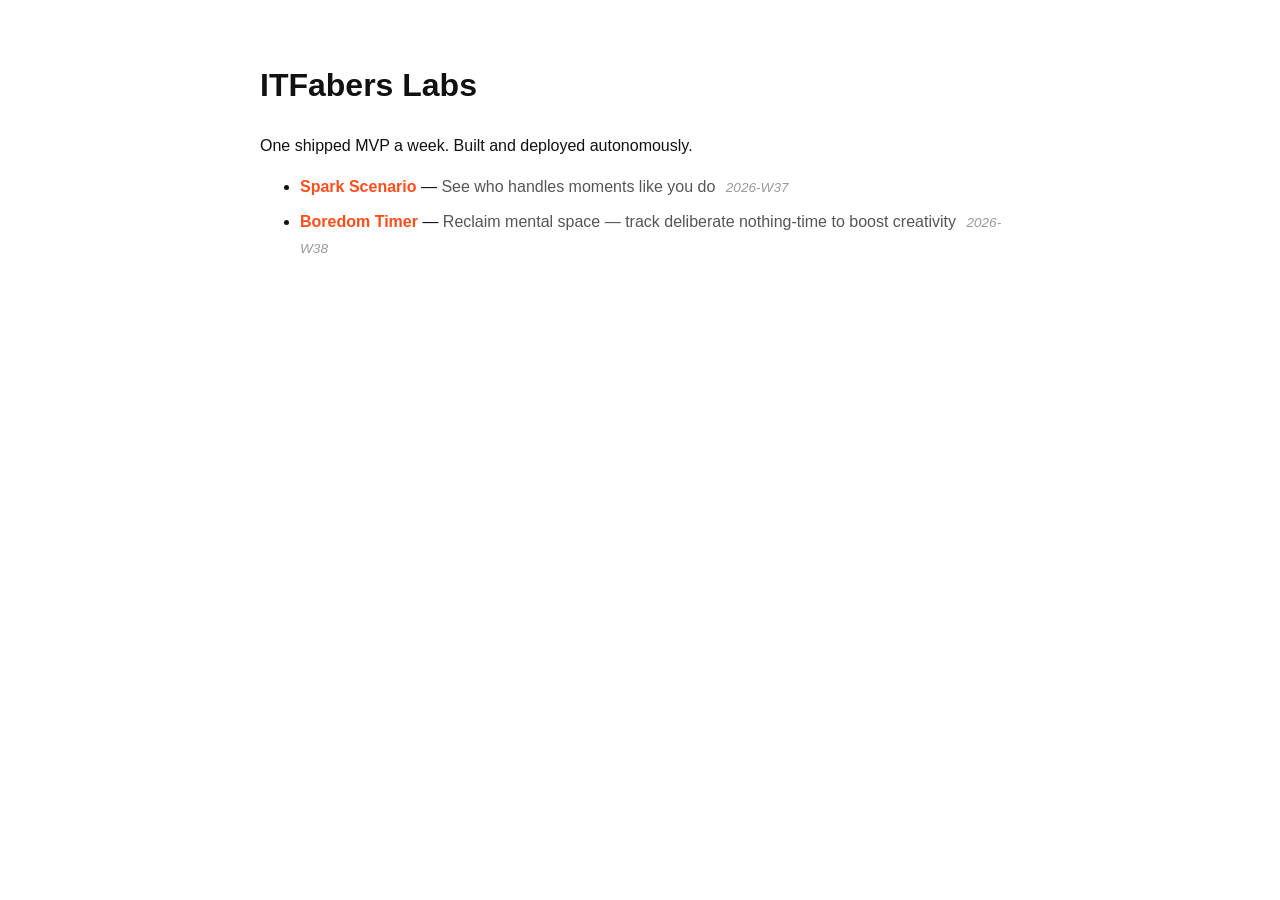
<file: index.html>
<!doctype html><html lang=en><head><meta charset=utf-8><meta name=viewport content='width=device-width,initial-scale=1'><title>ITFabers Labs — shipped MVPs</title><style>body{font:16px/1.6 -apple-system,Segoe UI,Roboto,sans-serif;max-width:760px;margin:60px auto;padding:0 20px;color:#111}h1{font-size:2em}li{margin:.6em 0}a{color:#ff4d1c;text-decoration:none;font-weight:600}a:hover{text-decoration:underline}em{color:#999;font-size:.85em;margin-left:6px}span{color:#555}</style></head><body><h1>ITFabers Labs</h1><p>One shipped MVP a week. Built and deployed autonomously.</p><ul><li><a href="./spark-scenario/">Spark Scenario</a> — <span>See who handles moments like you do</span> <em>2026-W37</em></li>
<li><a href="./boredom-timer/">Boredom Timer</a> — <span>Reclaim mental space — track deliberate nothing-time to boost creativity</span> <em>2026-W38</em></li></ul></body></html>
</file>
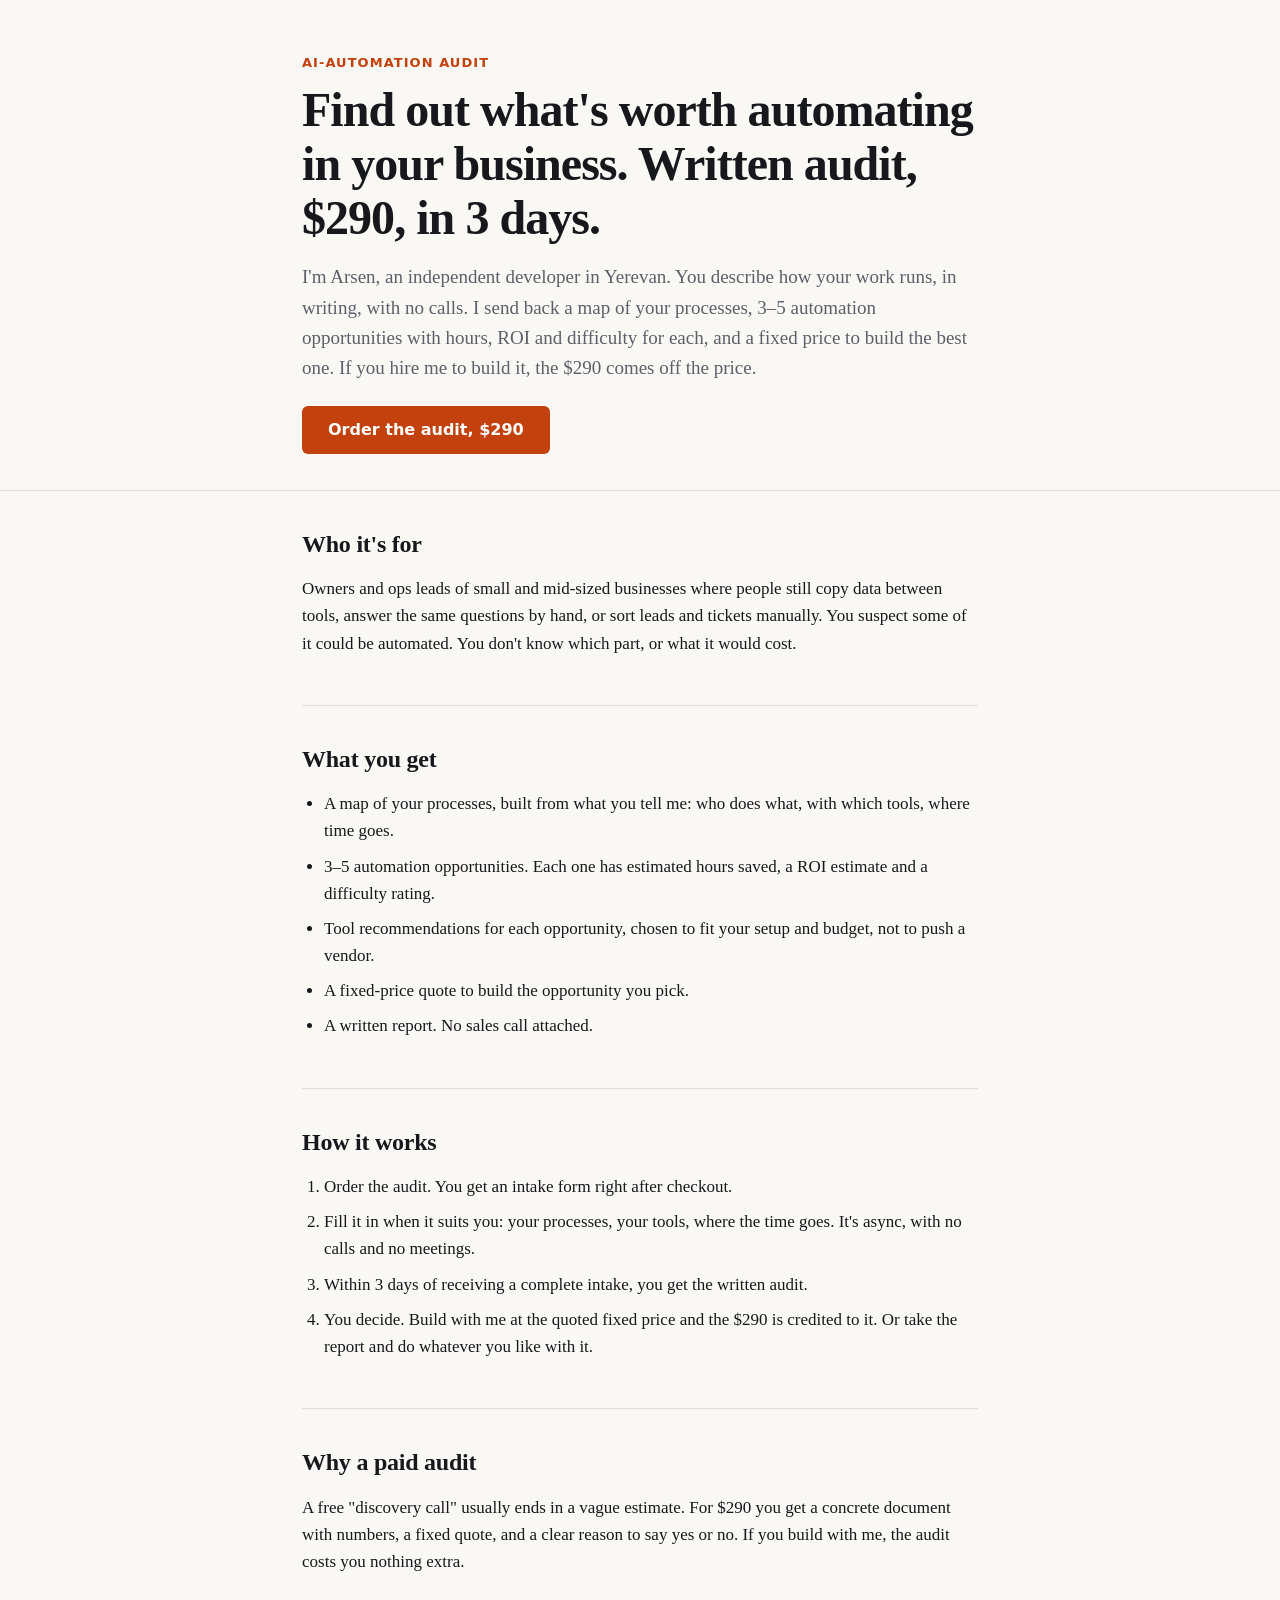
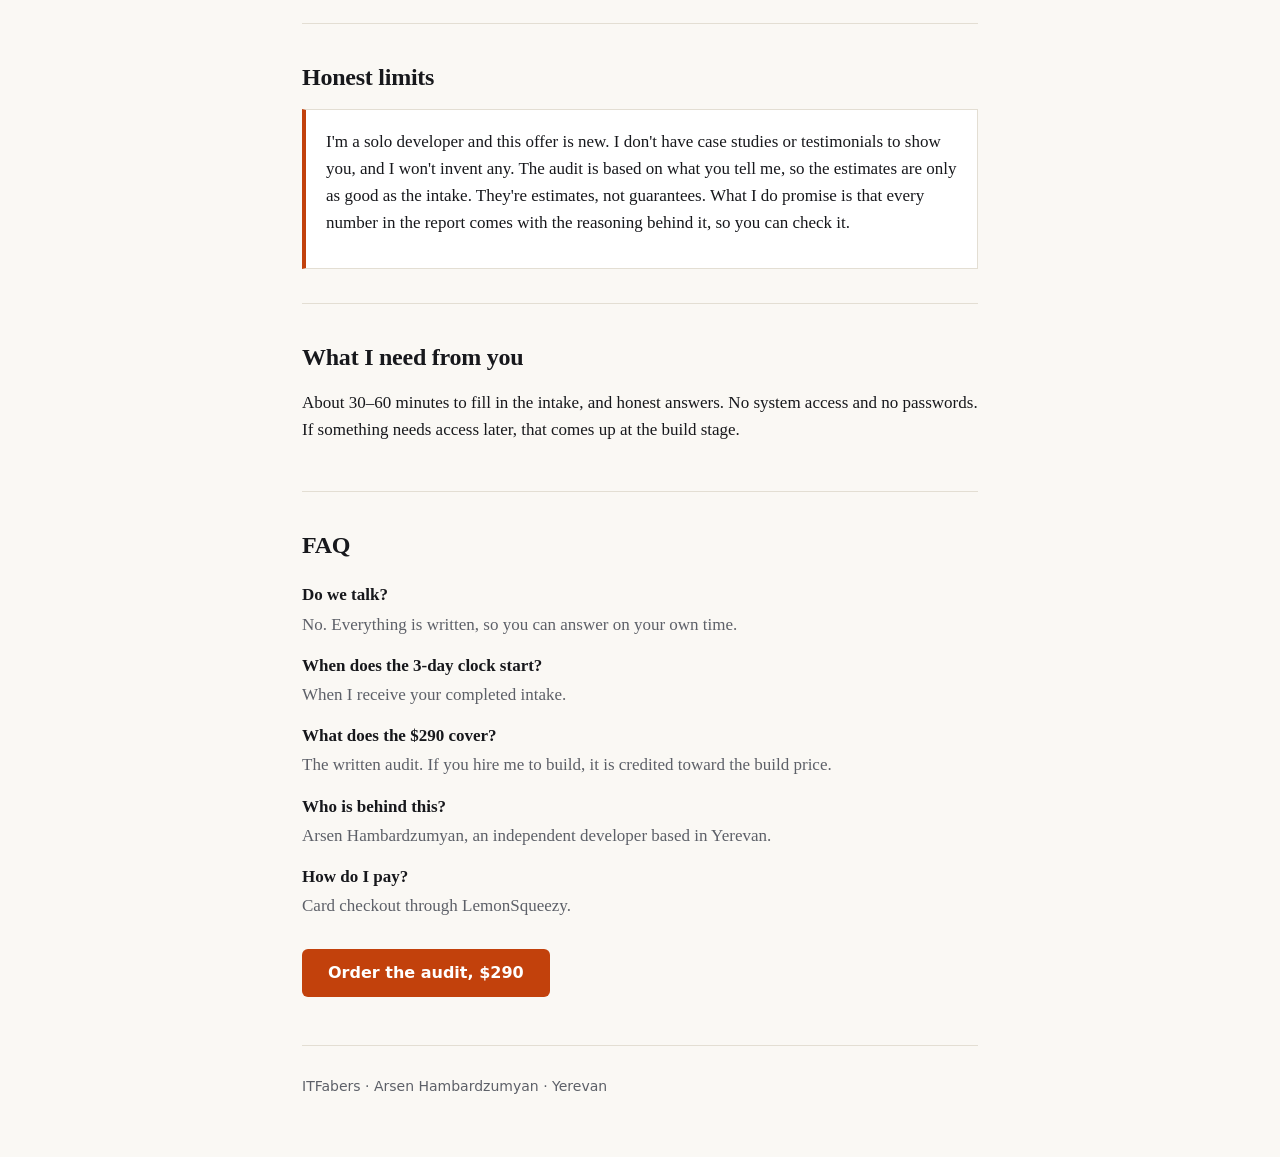
<file: ai-automation-audit/index.html>
<!doctype html>
<html lang="en">
<head>
<meta charset="utf-8">
<meta name="viewport" content="width=device-width, initial-scale=1">
<title>AI-automation audit: written, $290, in 3 days</title>
<meta name="description" content="A written audit of what is worth automating in your business. $290, async intake with no calls, delivered in 3 days. The $290 is credited to the build.">
<style>
  :root{--bg:#faf8f4;--ink:#17181c;--muted:#5d6068;--line:#e3ded3;--accent:#c2410c;--panel:#fff}
  *{box-sizing:border-box}
  body{margin:0;background:var(--bg);color:var(--ink);font:17px/1.6 Georgia,"Times New Roman",serif}
  .wrap{max-width:720px;margin:0 auto;padding:0 22px}
  header{padding:56px 0 36px;border-bottom:1px solid var(--line)}
  .tag{font:600 13px/1 system-ui,sans-serif;letter-spacing:.08em;text-transform:uppercase;color:var(--accent)}
  h1{font-size:clamp(32px,6vw,48px);line-height:1.12;margin:14px 0 18px;letter-spacing:-.02em}
  h2{font-size:24px;margin:0 0 12px;letter-spacing:-.01em}
  p{margin:0 0 14px}
  .lead{font-size:19px;color:var(--muted)}
  .cta{display:inline-block;background:var(--accent);color:#fff;text-decoration:none;font:600 16px/1 system-ui,sans-serif;padding:16px 26px;border-radius:6px;margin-top:8px}
  .cta:hover,.cta:focus-visible{background:#9a3412;outline:3px solid #fed7aa}
  section{padding:34px 0;border-bottom:1px solid var(--line)}
  ul,ol{padding-left:22px;margin:0 0 14px}
  li{margin-bottom:8px}
  .box{background:var(--panel);border:1px solid var(--line);border-left:4px solid var(--accent);padding:18px 20px}
  dt{font-weight:700;margin-top:14px}
  dd{margin:2px 0 0;color:var(--muted)}
  footer{padding:30px 0 60px;color:var(--muted);font:14px/1.5 system-ui,sans-serif}
</style>
</head>
<body>
<header><div class="wrap">
  <div class="tag">AI-automation audit</div>
  <h1>Find out what's worth automating in your business. Written audit, $290, in 3 days.</h1>
  <p class="lead">I'm Arsen, an independent developer in Yerevan. You describe how your work runs, in writing, with no calls. I send back a map of your processes, 3–5 automation opportunities with hours, ROI and difficulty for each, and a fixed price to build the best one. If you hire me to build it, the $290 comes off the price.</p>
  <a class="cta" href="https://itfabers.lemonsqueezy.com/checkout/custom/e235b2a3-6ded-4200-ba4d-90e778459959?signature=be2e1bfaf12431ed0d736c589e72d6830b1d0903265de0cf62d950c2c801879d">Order the audit, $290</a>
</div></header>
<main class="wrap">
<section>
  <h2>Who it's for</h2>
  <p>Owners and ops leads of small and mid-sized businesses where people still copy data between tools, answer the same questions by hand, or sort leads and tickets manually. You suspect some of it could be automated. You don't know which part, or what it would cost.</p>
</section>
<section>
  <h2>What you get</h2>
  <ul>
    <li>A map of your processes, built from what you tell me: who does what, with which tools, where time goes.</li>
    <li>3–5 automation opportunities. Each one has estimated hours saved, a ROI estimate and a difficulty rating.</li>
    <li>Tool recommendations for each opportunity, chosen to fit your setup and budget, not to push a vendor.</li>
    <li>A fixed-price quote to build the opportunity you pick.</li>
    <li>A written report. No sales call attached.</li>
  </ul>
</section>
<section>
  <h2>How it works</h2>
  <ol>
    <li>Order the audit. You get an intake form right after checkout.</li>
    <li>Fill it in when it suits you: your processes, your tools, where the time goes. It's async, with no calls and no meetings.</li>
    <li>Within 3 days of receiving a complete intake, you get the written audit.</li>
    <li>You decide. Build with me at the quoted fixed price and the $290 is credited to it. Or take the report and do whatever you like with it.</li>
  </ol>
</section>
<section>
  <h2>Why a paid audit</h2>
  <p>A free "discovery call" usually ends in a vague estimate. For $290 you get a concrete document with numbers, a fixed quote, and a clear reason to say yes or no. If you build with me, the audit costs you nothing extra.</p>
</section>
<section>
  <h2>Honest limits</h2>
  <div class="box"><p>I'm a solo developer and this offer is new. I don't have case studies or testimonials to show you, and I won't invent any. The audit is based on what you tell me, so the estimates are only as good as the intake. They're estimates, not guarantees. What I do promise is that every number in the report comes with the reasoning behind it, so you can check it.</p></div>
</section>
<section>
  <h2>What I need from you</h2>
  <p>About 30–60 minutes to fill in the intake, and honest answers. No system access and no passwords. If something needs access later, that comes up at the build stage.</p>
</section>
<section>
  <h2>FAQ</h2>
  <dl>
    <dt>Do we talk?</dt><dd>No. Everything is written, so you can answer on your own time.</dd>
    <dt>When does the 3-day clock start?</dt><dd>When I receive your completed intake.</dd>
    <dt>What does the $290 cover?</dt><dd>The written audit. If you hire me to build, it is credited toward the build price.</dd>
    <dt>Who is behind this?</dt><dd>Arsen Hambardzumyan, an independent developer based in Yerevan.</dd>
    <dt>How do I pay?</dt><dd>Card checkout through LemonSqueezy.</dd>
  </dl>
  <p style="margin-top:22px"><a class="cta" href="https://itfabers.lemonsqueezy.com/checkout/custom/e235b2a3-6ded-4200-ba4d-90e778459959?signature=be2e1bfaf12431ed0d736c589e72d6830b1d0903265de0cf62d950c2c801879d">Order the audit, $290</a></p>
</section>
</main>
<footer><div class="wrap">ITFabers · Arsen Hambardzumyan · Yerevan</div></footer>
</body>
</html>
</file>
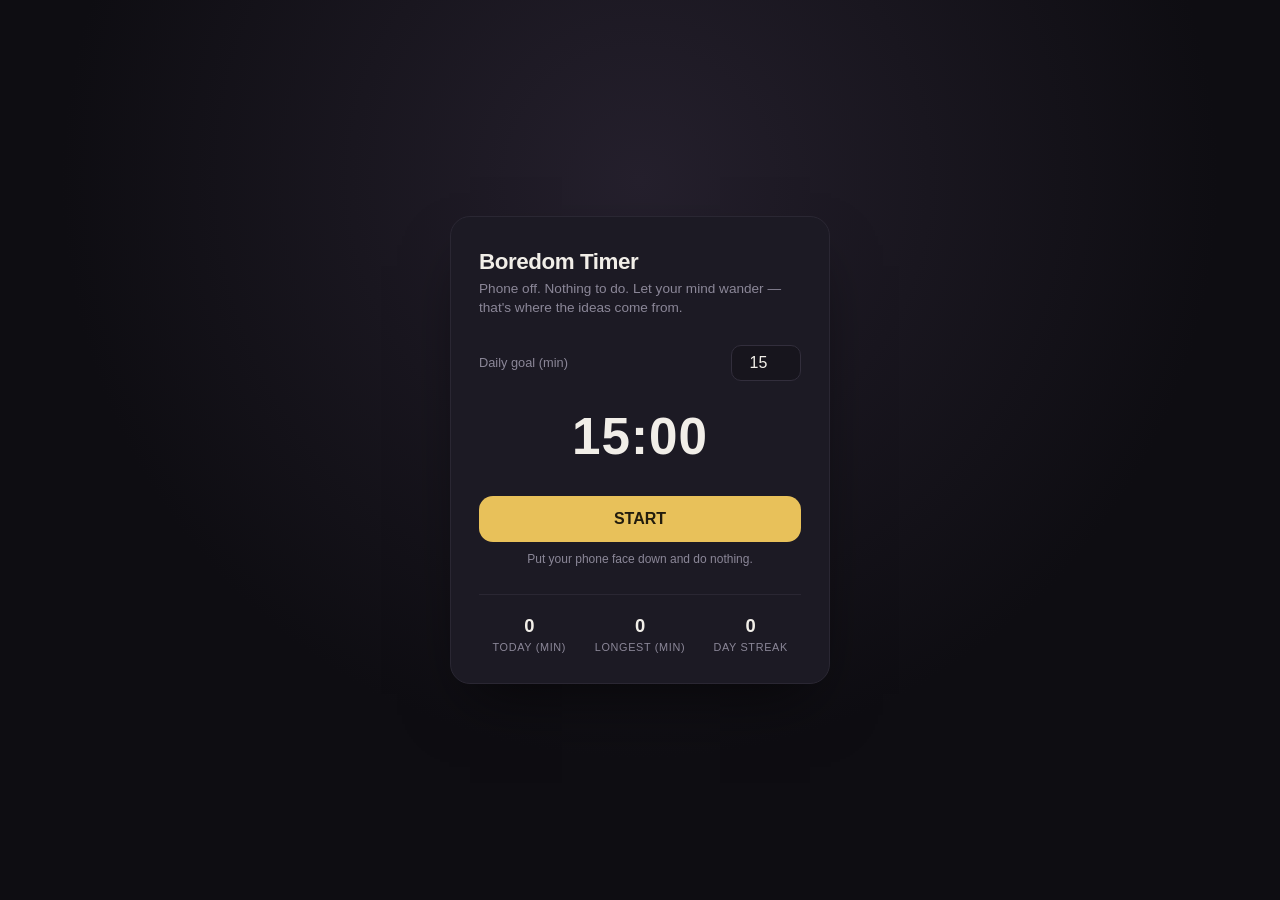
<file: boredom-timer/index.html>
<!doctype html>
<html lang="en">
<head>
<meta charset="UTF-8">
<meta name="viewport" content="width=device-width, initial-scale=1.0">
<title>Boredom Timer</title>
<style>
  :root{
    --bg:#0e0d12;
    --bg2:#17151d;
    --surface:#1c1a24;
    --text:#f1eee8;
    --muted:#8b8798;
    --accent:#e8c15a;
    --accent-dim:#5a4f2c;
    --danger:#c9634f;
    --radius:20px;
    --ease:cubic-bezier(.16,1,.3,1);
  }
  *{box-sizing:border-box;}
  body{
    margin:0;
    min-height:100vh;
    display:flex;
    align-items:center;
    justify-content:center;
    background:radial-gradient(circle at 50% 20%, #241f2c 0%, var(--bg) 60%);
    color:var(--text);
    font-family:-apple-system,BlinkMacSystemFont,"Segoe UI",sans-serif;
    padding:24px;
  }
  .card{
    width:100%;
    max-width:380px;
    background:var(--surface);
    border:1px solid #2a2733;
    border-radius:var(--radius);
    padding:32px 28px 28px;
    box-shadow:0 30px 60px -20px rgba(0,0,0,.6);
  }
  h1{margin:0 0 4px;font-size:1.4rem;letter-spacing:-.02em;}
  .tagline{margin:0 0 28px;color:var(--muted);font-size:.85rem;line-height:1.4;}
  .goal-row{display:flex;align-items:center;justify-content:space-between;margin-bottom:26px;gap:12px;}
  .goal-row label{font-size:.8rem;color:var(--muted);}
  .goal-row input{
    width:70px;
    background:var(--bg2);
    border:1px solid #322e3c;
    border-radius:10px;
    color:var(--text);
    font-size:1rem;
    padding:8px 10px;
    text-align:center;
  }
  .goal-row input:disabled{opacity:.5;}
  .timer-wrap{position:relative;display:flex;align-items:center;justify-content:center;margin:8px 0 30px;}
  .pulse{
    position:absolute;
    width:210px;height:210px;
    border-radius:50%;
    background:radial-gradient(circle, var(--accent-dim) 0%, transparent 70%);
    opacity:0;
    transform:scale(.85);
  }
  .pulse.on{animation:breathe 4s var(--ease) infinite;}
  @keyframes breathe{
    0%,100%{opacity:.25;transform:scale(.85);}
    50%{opacity:.55;transform:scale(1.05);}
  }
  .display{position:relative;font-variant-numeric:tabular-nums;font-size:3.2rem;font-weight:600;letter-spacing:.02em;}
  .btn{
    display:block;
    width:100%;
    padding:14px;
    border:none;
    border-radius:14px;
    font-size:1rem;
    font-weight:600;
    cursor:pointer;
    transition:transform .15s var(--ease), background .2s;
  }
  .btn:active{transform:scale(.97);}
  .btn-start{background:var(--accent);color:#221c0d;}
  .btn-start:hover{background:#f0cd6f;}
  .btn-start:disabled{background:#3a3626;color:#77714f;cursor:not-allowed;}
  .btn-done{background:var(--danger);color:#2b110b;display:none;}
  .btn-done:hover{background:#dd7761;}
  .hint{text-align:center;color:var(--muted);font-size:.75rem;margin-top:10px;min-height:1.2em;}
  .stats{
    display:grid;
    grid-template-columns:repeat(3,1fr);
    gap:10px;
    margin-top:28px;
    padding-top:20px;
    border-top:1px solid #2a2733;
  }
  .stat{text-align:center;}
  .stat b{display:block;font-size:1.15rem;}
  .stat span{font-size:.68rem;color:var(--muted);text-transform:uppercase;letter-spacing:.06em;}
  button:focus-visible, input:focus-visible{outline:2px solid var(--accent);outline-offset:2px;}
</style>
</head>
<body>
<main class="card">
  <h1>Boredom Timer</h1>
  <p class="tagline">Phone off. Nothing to do. Let your mind wander — that's where the ideas come from.</p>

  <div class="goal-row">
    <label for="goalInput">Daily goal (min)</label>
    <input type="number" id="goalInput" min="1" max="240" step="1">
  </div>

  <div class="timer-wrap">
    <div class="pulse" id="pulse"></div>
    <div class="display" id="display">15:00</div>
  </div>

  <button class="btn btn-start" id="startBtn">START</button>
  <button class="btn btn-done" id="doneBtn">DONE</button>
  <p class="hint" id="hint">Put your phone face down and do nothing.</p>

  <div class="stats">
    <div class="stat"><b id="statToday">0</b><span>Today (min)</span></div>
    <div class="stat"><b id="statLongest">0</b><span>Longest (min)</span></div>
    <div class="stat"><b id="statStreak">0</b><span>Day streak</span></div>
  </div>
</main>

<script>
(function(){
  const KEY = 'boredomTimerState';

  function todayKey(){
    const d = new Date();
    return d.getFullYear() + '-' + (d.getMonth()+1) + '-' + d.getDate();
  }

  function defaultState(){
    return { date: todayKey(), goal: 15, minutesToday: 0, longestSession: 0, streak: 0, streakCounted: false };
  }

  function loadState(){
    let s;
    try { s = JSON.parse(localStorage.getItem(KEY)) || defaultState(); }
    catch(e){ s = defaultState(); }
    if (typeof s.goal !== 'number' || s.goal < 1) s.goal = 15;
    if (s.date !== todayKey()){
      if (!s.streakCounted) s.streak = 0;
      s.date = todayKey();
      s.minutesToday = 0;
      s.streakCounted = false;
    }
    return s;
  }

  function saveState(){ localStorage.setItem(KEY, JSON.stringify(state)); }

  let state = loadState();

  const goalInput = document.getElementById('goalInput');
  const display = document.getElementById('display');
  const startBtn = document.getElementById('startBtn');
  const doneBtn = document.getElementById('doneBtn');
  const hint = document.getElementById('hint');
  const pulse = document.getElementById('pulse');
  const statToday = document.getElementById('statToday');
  const statLongest = document.getElementById('statLongest');
  const statStreak = document.getElementById('statStreak');

  let totalSeconds = 0;
  let remaining = 0;
  let timerId = null;

  function formatTime(sec){
    const m = Math.floor(sec/60).toString().padStart(2,'0');
    const s = Math.floor(sec%60).toString().padStart(2,'0');
    return m + ':' + s;
  }

  function renderStats(){
    statToday.textContent = state.minutesToday;
    statLongest.textContent = state.longestSession;
    statStreak.textContent = state.streak;
    goalInput.value = state.goal;
  }

  function renderIdleDisplay(){
    display.textContent = formatTime(state.goal * 60);
  }

  function startSession(){
    state = loadState();
    const goal = parseInt(goalInput.value, 10);
    if (!goal || goal < 1) return;
    state.goal = goal;
    saveState();

    totalSeconds = goal * 60;
    remaining = totalSeconds;
    display.textContent = formatTime(remaining);

    goalInput.disabled = true;
    startBtn.style.display = 'none';
    doneBtn.style.display = 'block';
    pulse.classList.add('on');
    hint.textContent = 'Phone off. Just be. Tap DONE when you stop.';

    timerId = setInterval(function(){
      remaining--;
      display.textContent = formatTime(Math.max(remaining,0));
      if (remaining <= 0){
        finishSession(totalSeconds);
      }
    }, 1000);
  }

  function finishSession(elapsedSeconds){
    clearInterval(timerId);
    timerId = null;

    const elapsedMinutes = Math.max(1, Math.round(elapsedSeconds / 60));
    state = loadState();
    state.minutesToday += elapsedMinutes;
    if (elapsedMinutes > state.longestSession) state.longestSession = elapsedMinutes;
    if (!state.streakCounted && state.minutesToday >= state.goal){
      state.streak += 1;
      state.streakCounted = true;
    }
    saveState();

    goalInput.disabled = false;
    startBtn.style.display = 'block';
    doneBtn.style.display = 'none';
    pulse.classList.remove('on');
    hint.textContent = state.minutesToday >= state.goal
      ? 'Goal hit. Nicely done.'
      : 'Session logged. Go again anytime.';

    renderStats();
    renderIdleDisplay();
  }

  startBtn.addEventListener('click', startSession);
  doneBtn.addEventListener('click', function(){
    if (timerId) finishSession(totalSeconds - remaining);
  });
  goalInput.addEventListener('change', function(){
    let v = parseInt(goalInput.value, 10);
    if (!v || v < 1) v = 1;
    if (v > 240) v = 240;
    goalInput.value = v;
    state.goal = v;
    saveState();
    renderIdleDisplay();
  });

  renderStats();
  renderIdleDisplay();
})();
</script>
</body>
</html>
</file>
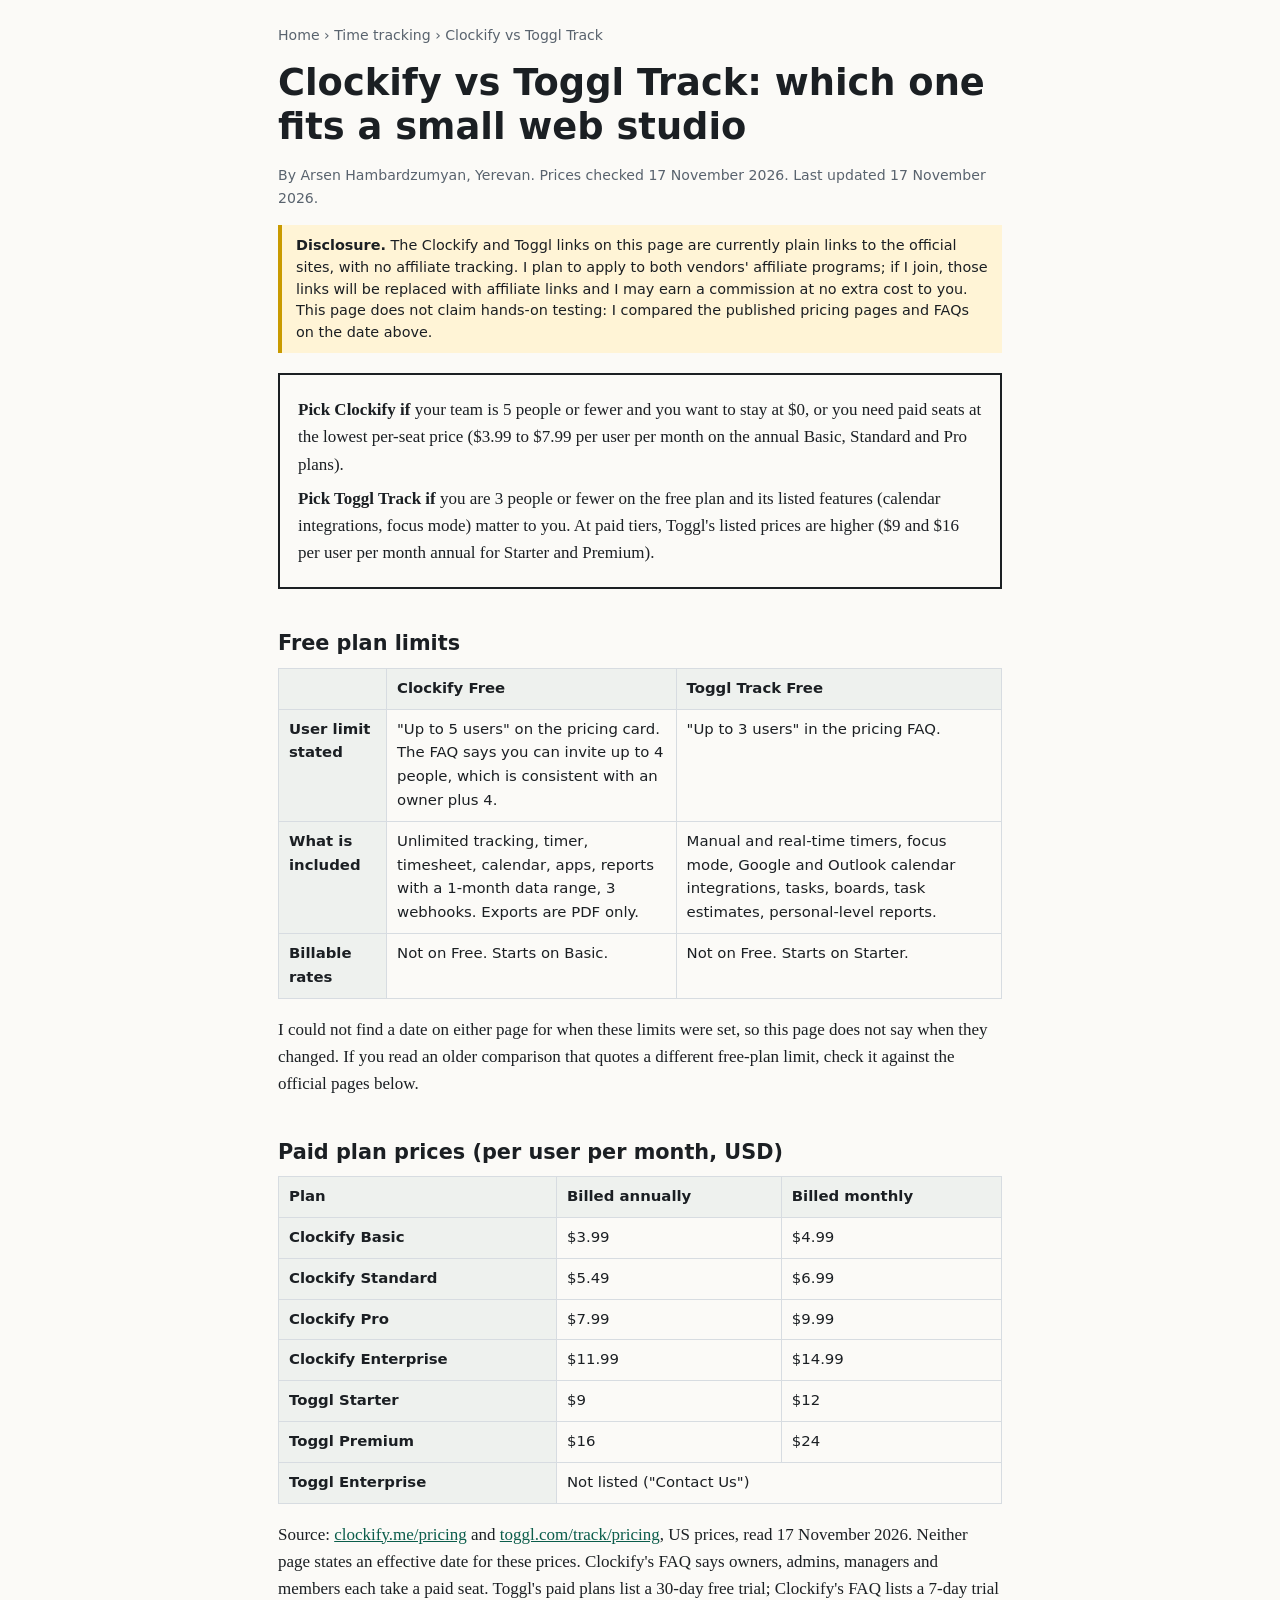
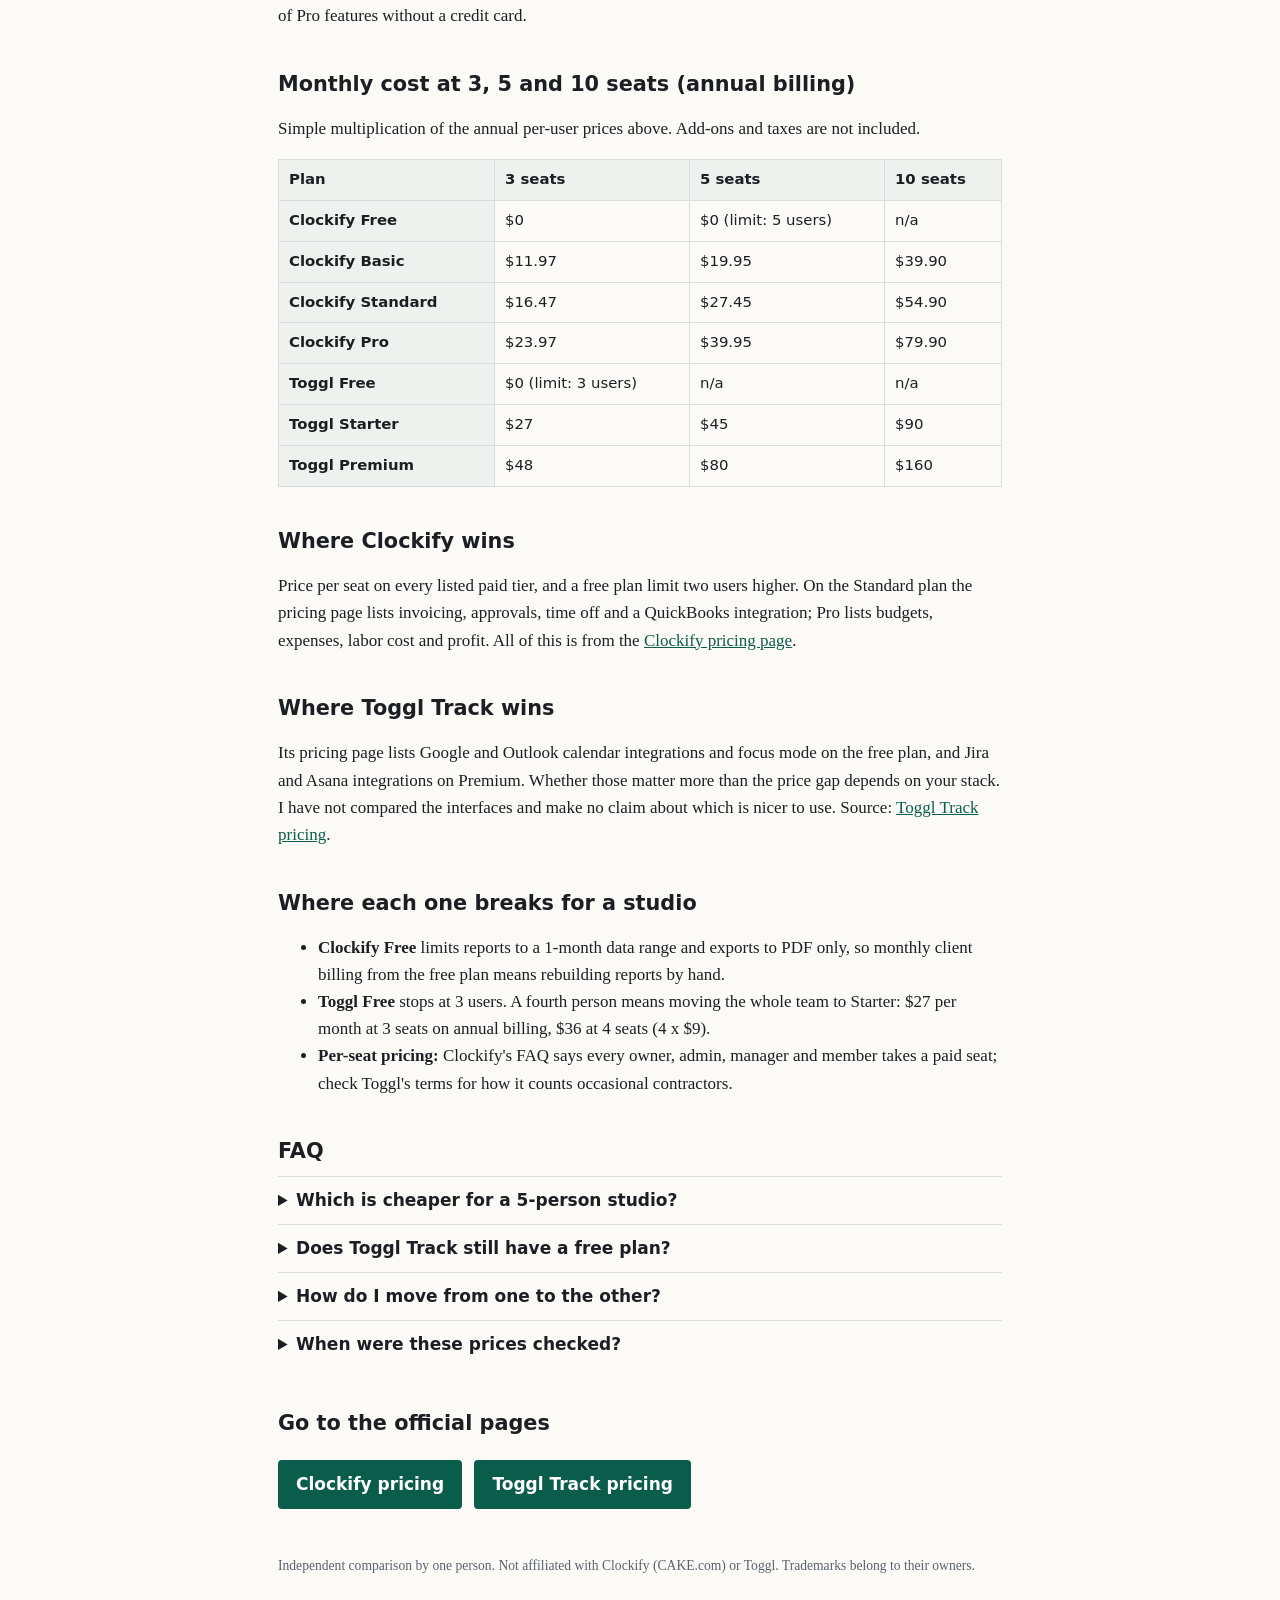
<file: compare-clockify-vs-toggl-track/index.html>
<!DOCTYPE html>
<html lang="en">
<head>
<meta charset="utf-8">
<meta name="viewport" content="width=device-width, initial-scale=1">
<title>Clockify vs Toggl Track: free plans and prices for a small web studio (Nov 2026)</title>
<meta name="description" content="Clockify vs Toggl Track compared from their published pricing pages: free plan user limits, per-seat prices and cost at 3, 5 and 10 seats. Prices checked 17 November 2026.">
<style>
:root{--ink:#1b1f23;--mute:#59636e;--line:#d7dce1;--bg:#fbfaf7;--acc:#0b5d4b;--warn:#fff4d6}
*{box-sizing:border-box}
body{margin:0;background:var(--bg);color:var(--ink);font:17px/1.6 Georgia,"Times New Roman",serif}
main{max-width:760px;margin:0 auto;padding:24px 18px 64px}
h1{font:700 clamp(1.7rem,5vw,2.3rem)/1.2 system-ui,sans-serif;margin:.4em 0}
h2{font:700 1.3rem/1.3 system-ui,sans-serif;margin:2em 0 .5em}
nav,.meta,table,.btn,summary{font-family:system-ui,sans-serif}
nav,.meta{font-size:.88rem;color:var(--mute)}
a{color:var(--acc)}
.disclosure{background:var(--warn);border-left:4px solid #c99a00;padding:10px 14px;font:.9rem/1.5 system-ui,sans-serif;margin:16px 0}
.verdict{border:2px solid var(--ink);padding:14px 18px;margin:20px 0}
.verdict p{margin:.4em 0}
.table-wrap{overflow-x:auto}
table{border-collapse:collapse;width:100%;font-size:.93rem;min-width:520px}
th,td{border:1px solid var(--line);padding:8px 10px;text-align:left;vertical-align:top}
th{background:#eef1ee}
.btn{display:inline-block;margin:6px 8px 6px 0;padding:11px 18px;background:var(--acc);color:#fff;text-decoration:none;border-radius:4px;font-weight:600}
.btn:focus-visible,a:focus-visible,summary:focus-visible{outline:3px solid #1a73e8;outline-offset:2px}
details{border-top:1px solid var(--line);padding:10px 0}
summary{cursor:pointer;font-weight:600}
footer{margin-top:40px;font-size:.85rem;color:var(--mute)}
</style>
</head>
<body>
<main>
<nav aria-label="Breadcrumb">Home &rsaquo; Time tracking &rsaquo; Clockify vs Toggl Track</nav>
<h1>Clockify vs Toggl Track: which one fits a small web studio</h1>
<p class="meta">By Arsen Hambardzumyan, Yerevan. Prices checked 17 November 2026. Last updated 17 November 2026.</p>

<p class="disclosure"><strong>Disclosure.</strong> The Clockify and Toggl links on this page are currently plain links to the official sites, with no affiliate tracking. I plan to apply to both vendors' affiliate programs; if I join, those links will be replaced with affiliate links and I may earn a commission at no extra cost to you. This page does not claim hands-on testing: I compared the published pricing pages and FAQs on the date above.</p>

<div class="verdict">
<p><strong>Pick Clockify if</strong> your team is 5 people or fewer and you want to stay at $0, or you need paid seats at the lowest per-seat price ($3.99 to $7.99 per user per month on the annual Basic, Standard and Pro plans).</p>
<p><strong>Pick Toggl Track if</strong> you are 3 people or fewer on the free plan and its listed features (calendar integrations, focus mode) matter to you. At paid tiers, Toggl's listed prices are higher ($9 and $16 per user per month annual for Starter and Premium).</p>
</div>

<h2>Free plan limits</h2>
<div class="table-wrap">
<table>
<thead><tr><th></th><th>Clockify Free</th><th>Toggl Track Free</th></tr></thead>
<tbody>
<tr><th scope="row">User limit stated</th><td>"Up to 5 users" on the pricing card. The FAQ says you can invite up to 4 people, which is consistent with an owner plus 4.</td><td>"Up to 3 users" in the pricing FAQ.</td></tr>
<tr><th scope="row">What is included</th><td>Unlimited tracking, timer, timesheet, calendar, apps, reports with a 1-month data range, 3 webhooks. Exports are PDF only.</td><td>Manual and real-time timers, focus mode, Google and Outlook calendar integrations, tasks, boards, task estimates, personal-level reports.</td></tr>
<tr><th scope="row">Billable rates</th><td>Not on Free. Starts on Basic.</td><td>Not on Free. Starts on Starter.</td></tr>
</tbody>
</table>
</div>
<p>I could not find a date on either page for when these limits were set, so this page does not say when they changed. If you read an older comparison that quotes a different free-plan limit, check it against the official pages below.</p>

<h2>Paid plan prices (per user per month, USD)</h2>
<div class="table-wrap">
<table>
<thead><tr><th>Plan</th><th>Billed annually</th><th>Billed monthly</th></tr></thead>
<tbody>
<tr><th scope="row">Clockify Basic</th><td>$3.99</td><td>$4.99</td></tr>
<tr><th scope="row">Clockify Standard</th><td>$5.49</td><td>$6.99</td></tr>
<tr><th scope="row">Clockify Pro</th><td>$7.99</td><td>$9.99</td></tr>
<tr><th scope="row">Clockify Enterprise</th><td>$11.99</td><td>$14.99</td></tr>
<tr><th scope="row">Toggl Starter</th><td>$9</td><td>$12</td></tr>
<tr><th scope="row">Toggl Premium</th><td>$16</td><td>$24</td></tr>
<tr><th scope="row">Toggl Enterprise</th><td colspan="2">Not listed ("Contact Us")</td></tr>
</tbody>
</table>
</div>
<p>Source: <a href="https://clockify.me/pricing" rel="noopener">clockify.me/pricing</a> and <a href="https://toggl.com/track/pricing" rel="noopener">toggl.com/track/pricing</a>, US prices, read 17 November 2026. Neither page states an effective date for these prices. Clockify's FAQ says owners, admins, managers and members each take a paid seat. Toggl's paid plans list a 30-day free trial; Clockify's FAQ lists a 7-day trial of Pro features without a credit card.</p>

<h2>Monthly cost at 3, 5 and 10 seats (annual billing)</h2>
<p>Simple multiplication of the annual per-user prices above. Add-ons and taxes are not included.</p>
<div class="table-wrap">
<table>
<thead><tr><th>Plan</th><th>3 seats</th><th>5 seats</th><th>10 seats</th></tr></thead>
<tbody>
<tr><th scope="row">Clockify Free</th><td>$0</td><td>$0 (limit: 5 users)</td><td>n/a</td></tr>
<tr><th scope="row">Clockify Basic</th><td>$11.97</td><td>$19.95</td><td>$39.90</td></tr>
<tr><th scope="row">Clockify Standard</th><td>$16.47</td><td>$27.45</td><td>$54.90</td></tr>
<tr><th scope="row">Clockify Pro</th><td>$23.97</td><td>$39.95</td><td>$79.90</td></tr>
<tr><th scope="row">Toggl Free</th><td>$0 (limit: 3 users)</td><td>n/a</td><td>n/a</td></tr>
<tr><th scope="row">Toggl Starter</th><td>$27</td><td>$45</td><td>$90</td></tr>
<tr><th scope="row">Toggl Premium</th><td>$48</td><td>$80</td><td>$160</td></tr>
</tbody>
</table>
</div>

<h2>Where Clockify wins</h2>
<p>Price per seat on every listed paid tier, and a free plan limit two users higher. On the Standard plan the pricing page lists invoicing, approvals, time off and a QuickBooks integration; Pro lists budgets, expenses, labor cost and profit. All of this is from the <a href="https://clockify.me/pricing" rel="noopener">Clockify pricing page</a>.</p>

<h2>Where Toggl Track wins</h2>
<p>Its pricing page lists Google and Outlook calendar integrations and focus mode on the free plan, and Jira and Asana integrations on Premium. Whether those matter more than the price gap depends on your stack. I have not compared the interfaces and make no claim about which is nicer to use. Source: <a href="https://toggl.com/track/pricing" rel="noopener">Toggl Track pricing</a>.</p>

<h2>Where each one breaks for a studio</h2>
<ul>
<li><strong>Clockify Free</strong> limits reports to a 1-month data range and exports to PDF only, so monthly client billing from the free plan means rebuilding reports by hand.</li>
<li><strong>Toggl Free</strong> stops at 3 users. A fourth person means moving the whole team to Starter: $27 per month at 3 seats on annual billing, $36 at 4 seats (4 x $9).</li>
<li><strong>Per-seat pricing:</strong> Clockify's FAQ says every owner, admin, manager and member takes a paid seat; check Toggl's terms for how it counts occasional contractors.</li>
</ul>

<h2>FAQ</h2>
<details><summary>Which is cheaper for a 5-person studio?</summary><p>Clockify. Its Free plan allows up to 5 users, and its paid plans at 5 seats cost $19.95 to $39.95 per month on annual billing, against $45 (Starter) or $80 (Premium) for Toggl. Toggl's free plan does not cover 5 users.</p></details>
<details><summary>Does Toggl Track still have a free plan?</summary><p>Yes. Its pricing page lists a free plan described as free forever, with a 3-user limit in the FAQ.</p></details>
<details><summary>How do I move from one to the other?</summary><p>I have not verified either vendor's import or export steps for this page, so check each vendor's help center before you commit. Clockify's pricing page lists data import and export from the Basic plan, and its Free plan exports PDF only.</p></details>
<details><summary>When were these prices checked?</summary><p>17 November 2026, on the two official pricing pages linked above. Prices and limits change, so confirm on the vendor page before buying.</p></details>

<h2>Go to the official pages</h2>
<!-- AFFILIATE-LINK-SLOT: Clockify. Replace href with the approved affiliate URL (via /go/ redirect) and set rel="sponsored nofollow noopener" -->
<!-- AFFILIATE-LINK-SLOT: Toggl Track (PartnerStack). Same rule. -->
<p><a class="btn" href="https://clockify.me/pricing" rel="noopener">Clockify pricing</a>
<a class="btn" href="https://toggl.com/track/pricing" rel="noopener">Toggl Track pricing</a></p>

<footer>Independent comparison by one person. Not affiliated with Clockify (CAKE.com) or Toggl. Trademarks belong to their owners.</footer>
</main>
</body>
</html>
</file>
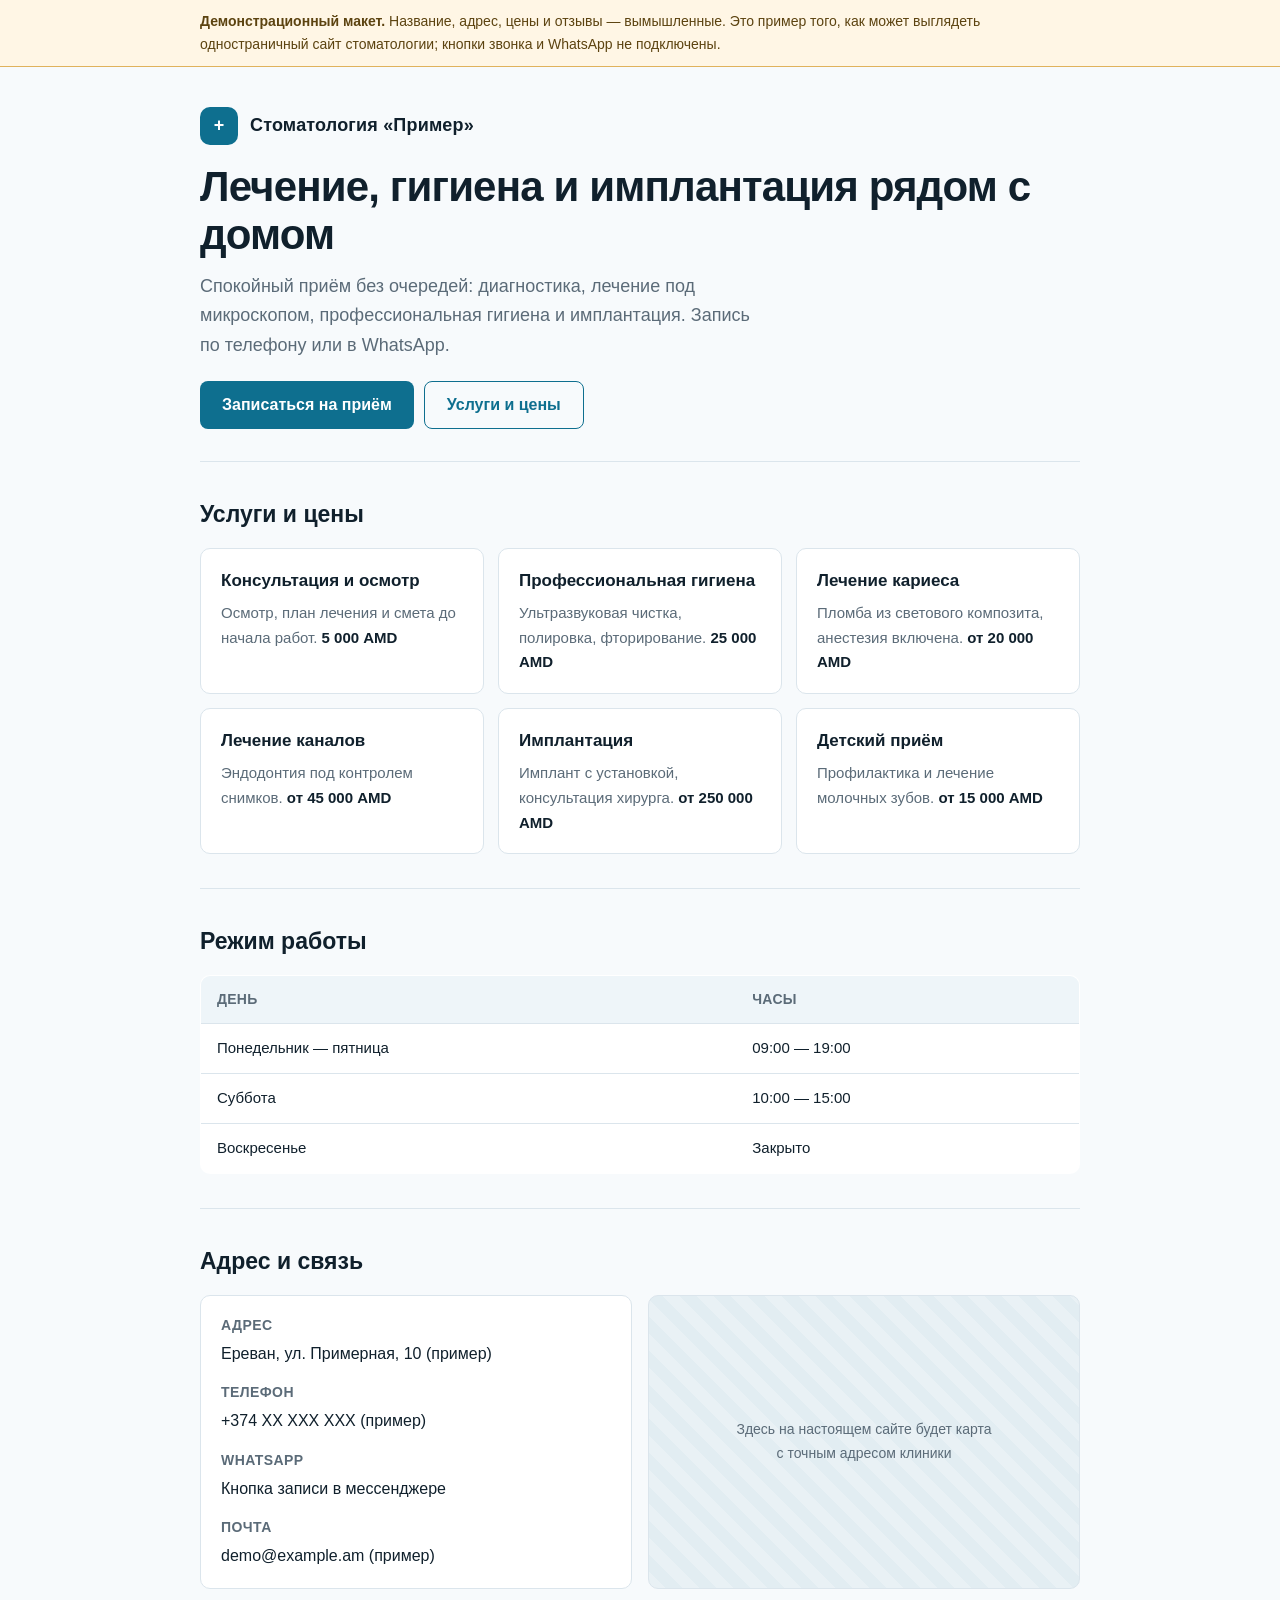
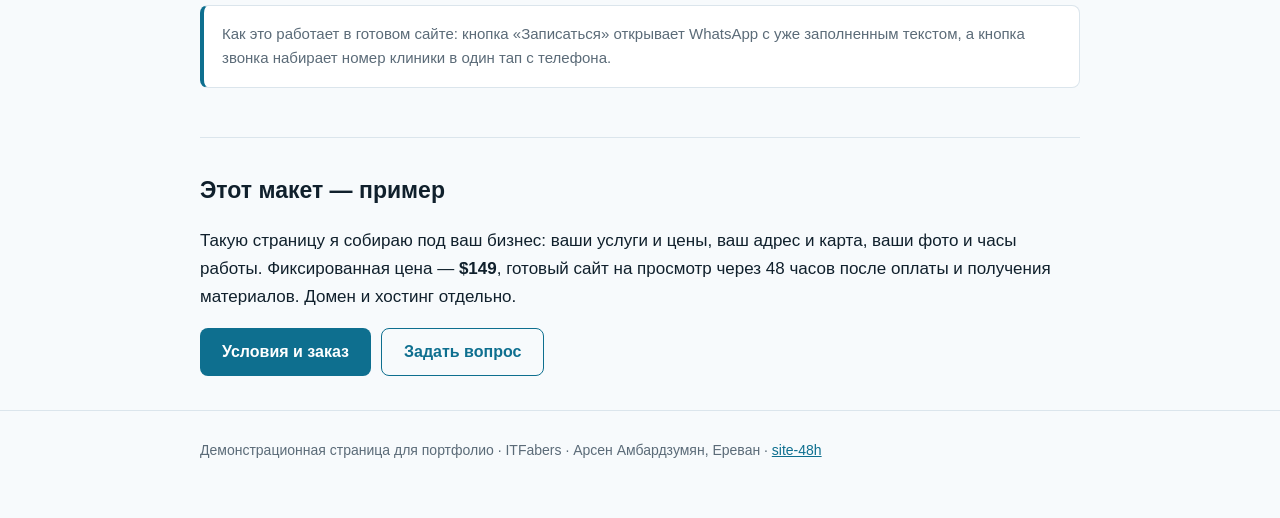
<file: demo-dental/index.html>
<!doctype html>
<html lang="ru">
<head>
<meta charset="utf-8">
<meta name="viewport" content="width=device-width, initial-scale=1">
<title>Пример сайта для стоматологии — демонстрационный макет</title>
<meta name="description" content="Демонстрационный пример одностраничного сайта для стоматологической клиники: услуги и цены, адрес на карте, режим работы, кнопки «Позвонить» и «WhatsApp». Название и данные вымышлены.">
<style>
  :root{--bg:#f7fafc;--ink:#10202c;--muted:#5b6b78;--line:#dbe5ec;--accent:#0e6f8f;--accent-dark:#0a5570;--panel:#fff;--warn:#fff6e5;--warn-line:#e0b25c}
  *{box-sizing:border-box}
  body{margin:0;background:var(--bg);color:var(--ink);font:17px/1.65 -apple-system,BlinkMacSystemFont,"Segoe UI",Roboto,Arial,sans-serif}
  .wrap{max-width:920px;margin:0 auto;padding:0 20px}
  .demo{background:var(--warn);border-bottom:1px solid var(--warn-line);font-size:14px;color:#5c4310;padding:10px 0}
  .demo strong{font-weight:700}
  header{padding:40px 0 32px}
  .brand{display:flex;align-items:center;gap:12px;font-weight:700;font-size:18px;letter-spacing:.01em}
  .mark{width:38px;height:38px;border-radius:10px;background:var(--accent);color:#fff;display:grid;place-items:center;font-size:18px}
  h1{font-size:clamp(28px,5vw,42px);line-height:1.15;margin:18px 0 12px;letter-spacing:-.02em}
  .lead{color:var(--muted);font-size:18px;margin:0 0 20px;max-width:56ch}
  .btns{display:flex;flex-wrap:wrap;gap:10px}
  .btn{display:inline-flex;align-items:center;justify-content:center;min-height:48px;padding:0 22px;border-radius:8px;text-decoration:none;font-weight:600;font-size:16px;background:var(--accent);color:#fff}
  .btn:hover,.btn:focus-visible{background:var(--accent-dark);outline:3px solid #b7dbe8}
  .btn.ghost{background:transparent;color:var(--accent);border:1px solid var(--accent)}
  .btn.ghost:hover,.btn.ghost:focus-visible{background:#e8f4f8}
  section{padding:34px 0;border-top:1px solid var(--line)}
  h2{font-size:23px;margin:0 0 14px}
  .grid{display:grid;gap:14px;grid-template-columns:repeat(auto-fit,minmax(240px,1fr))}
  .card{background:var(--panel);border:1px solid var(--line);border-radius:10px;padding:18px 20px}
  .card h3{margin:0 0 6px;font-size:17px}
  .card p{margin:0;color:var(--muted);font-size:15px}
  .price{font-weight:700;color:var(--ink)}
  table{width:100%;border-collapse:collapse;background:var(--panel);border:1px solid var(--line);border-radius:10px;overflow:hidden}
  th,td{padding:12px 16px;text-align:left;border-bottom:1px solid var(--line);font-size:15px}
  th{background:#eef5f9;font-size:14px;letter-spacing:.02em;text-transform:uppercase;color:var(--muted)}
  tr:last-child td{border-bottom:0}
  .info{display:grid;gap:16px;grid-template-columns:repeat(auto-fit,minmax(260px,1fr))}
  .info dl{margin:0;background:var(--panel);border:1px solid var(--line);border-radius:10px;padding:18px 20px}
  dt{font-weight:700;font-size:14px;color:var(--muted);text-transform:uppercase;letter-spacing:.03em}
  dd{margin:4px 0 14px;font-size:16px}
  dd:last-child{margin-bottom:0}
  .map{background:repeating-linear-gradient(45deg,#e9f1f5,#e9f1f5 12px,#e2edf2 12px,#e2edf2 24px);border:1px solid var(--line);border-radius:10px;min-height:200px;display:grid;place-items:center;color:var(--muted);font-size:14px;text-align:center;padding:20px}
  .note{background:var(--panel);border:1px solid var(--line);border-left:4px solid var(--accent);border-radius:8px;padding:16px 18px;color:var(--muted);font-size:15px}
  footer{padding:28px 0 56px;border-top:1px solid var(--line);color:var(--muted);font-size:14px}
  footer a{color:var(--accent)}
</style>
</head>
<body>
<div class="demo"><div class="wrap"><strong>Демонстрационный макет.</strong> Название, адрес, цены и отзывы — вымышленные. Это пример того, как может выглядеть одностраничный сайт стоматологии; кнопки звонка и WhatsApp не подключены.</div></div>

<header><div class="wrap">
  <div class="brand"><span class="mark">+</span> Стоматология «Пример»</div>
  <h1>Лечение, гигиена и имплантация рядом с домом</h1>
  <p class="lead">Спокойный приём без очередей: диагностика, лечение под микроскопом, профессиональная гигиена и имплантация. Запись по телефону или в WhatsApp.</p>
  <div class="btns">
    <a class="btn" href="#contact">Записаться на приём</a>
    <a class="btn ghost" href="#services">Услуги и цены</a>
  </div>
</div></header>

<main class="wrap">
<section id="services">
  <h2>Услуги и цены</h2>
  <div class="grid">
    <div class="card"><h3>Консультация и осмотр</h3><p>Осмотр, план лечения и смета до начала работ. <span class="price">5 000 AMD</span></p></div>
    <div class="card"><h3>Профессиональная гигиена</h3><p>Ультразвуковая чистка, полировка, фторирование. <span class="price">25 000 AMD</span></p></div>
    <div class="card"><h3>Лечение кариеса</h3><p>Пломба из светового композита, анестезия включена. <span class="price">от 20 000 AMD</span></p></div>
    <div class="card"><h3>Лечение каналов</h3><p>Эндодонтия под контролем снимков. <span class="price">от 45 000 AMD</span></p></div>
    <div class="card"><h3>Имплантация</h3><p>Имплант с установкой, консультация хирурга. <span class="price">от 250 000 AMD</span></p></div>
    <div class="card"><h3>Детский приём</h3><p>Профилактика и лечение молочных зубов. <span class="price">от 15 000 AMD</span></p></div>
  </div>
</section>

<section>
  <h2>Режим работы</h2>
  <table>
    <tr><th>День</th><th>Часы</th></tr>
    <tr><td>Понедельник — пятница</td><td>09:00 — 19:00</td></tr>
    <tr><td>Суббота</td><td>10:00 — 15:00</td></tr>
    <tr><td>Воскресенье</td><td>Закрыто</td></tr>
  </table>
</section>

<section id="contact">
  <h2>Адрес и связь</h2>
  <div class="info">
    <dl>
      <dt>Адрес</dt><dd>Ереван, ул. Примерная, 10 (пример)</dd>
      <dt>Телефон</dt><dd>+374 XX XXX XXX (пример)</dd>
      <dt>WhatsApp</dt><dd>Кнопка записи в мессенджере</dd>
      <dt>Почта</dt><dd>demo@example.am (пример)</dd>
    </dl>
    <div class="map">Здесь на настоящем сайте будет карта<br>с точным адресом клиники</div>
  </div>
  <p class="note" style="margin-top:16px">Как это работает в готовом сайте: кнопка «Записаться» открывает WhatsApp с уже заполненным текстом, а кнопка звонка набирает номер клиники в один тап с телефона.</p>
</section>

<section>
  <h2>Этот макет — пример</h2>
  <p>Такую страницу я собираю под ваш бизнес: ваши услуги и цены, ваш адрес и карта, ваши фото и часы работы. Фиксированная цена — <strong>$149</strong>, готовый сайт на просмотр через 48 часов после оплаты и получения материалов. Домен и хостинг отдельно.</p>
  <div class="btns">
    <a class="btn" href="https://arsenhambardzumyan.github.io/mvp-lab/site-48h/">Условия и заказ</a>
    <a class="btn ghost" href="mailto:arsen.hambardzumyan26@gmail.com?subject=%D0%A1%D0%B0%D0%B9%D1%82%20%D0%B4%D0%BB%D1%8F%20%D1%81%D1%82%D0%BE%D0%BC%D0%B0%D1%82%D0%BE%D0%BB%D0%BE%D0%B3%D0%B8%D0%B8">Задать вопрос</a>
  </div>
</section>
</main>

<footer><div class="wrap">Демонстрационная страница для портфолио · ITFabers · Арсен Амбардзумян, Ереван · <a href="https://arsenhambardzumyan.github.io/mvp-lab/site-48h/">site-48h</a></div></footer>
</body>
</html>
</file>
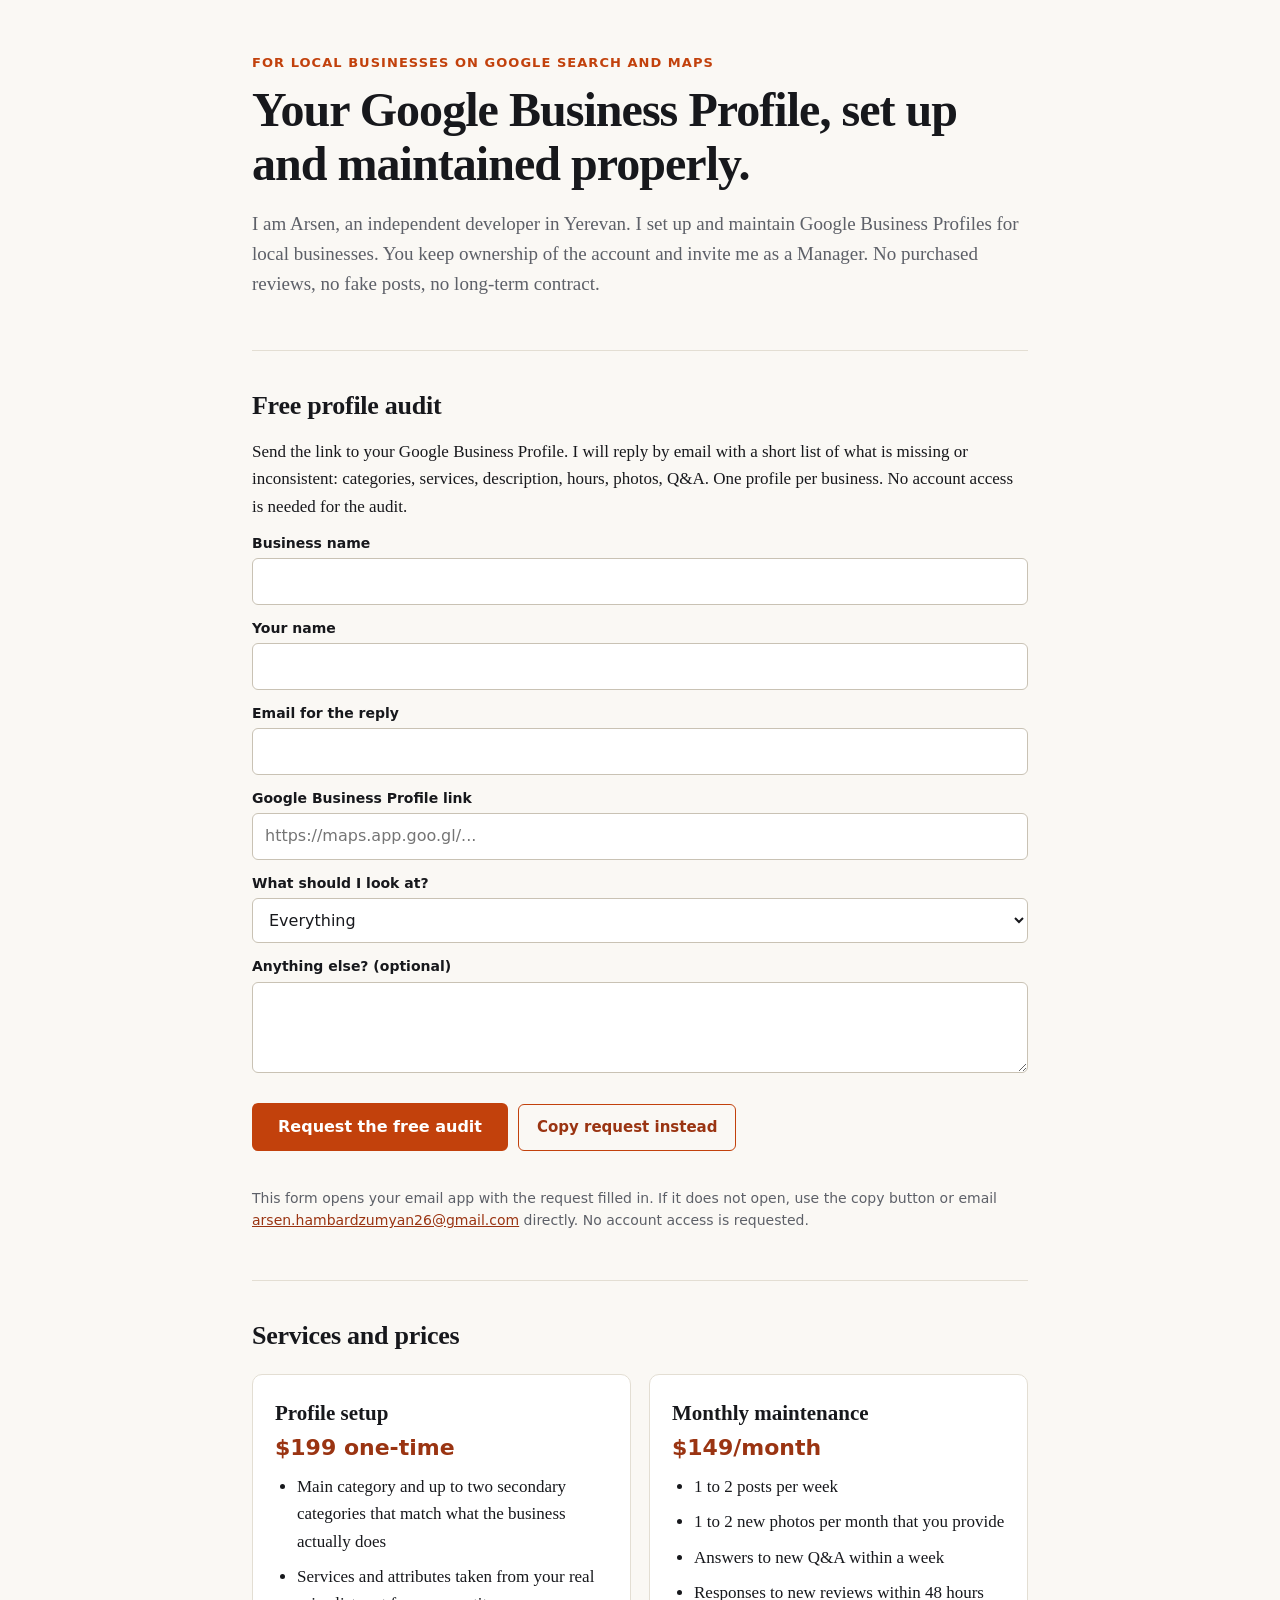
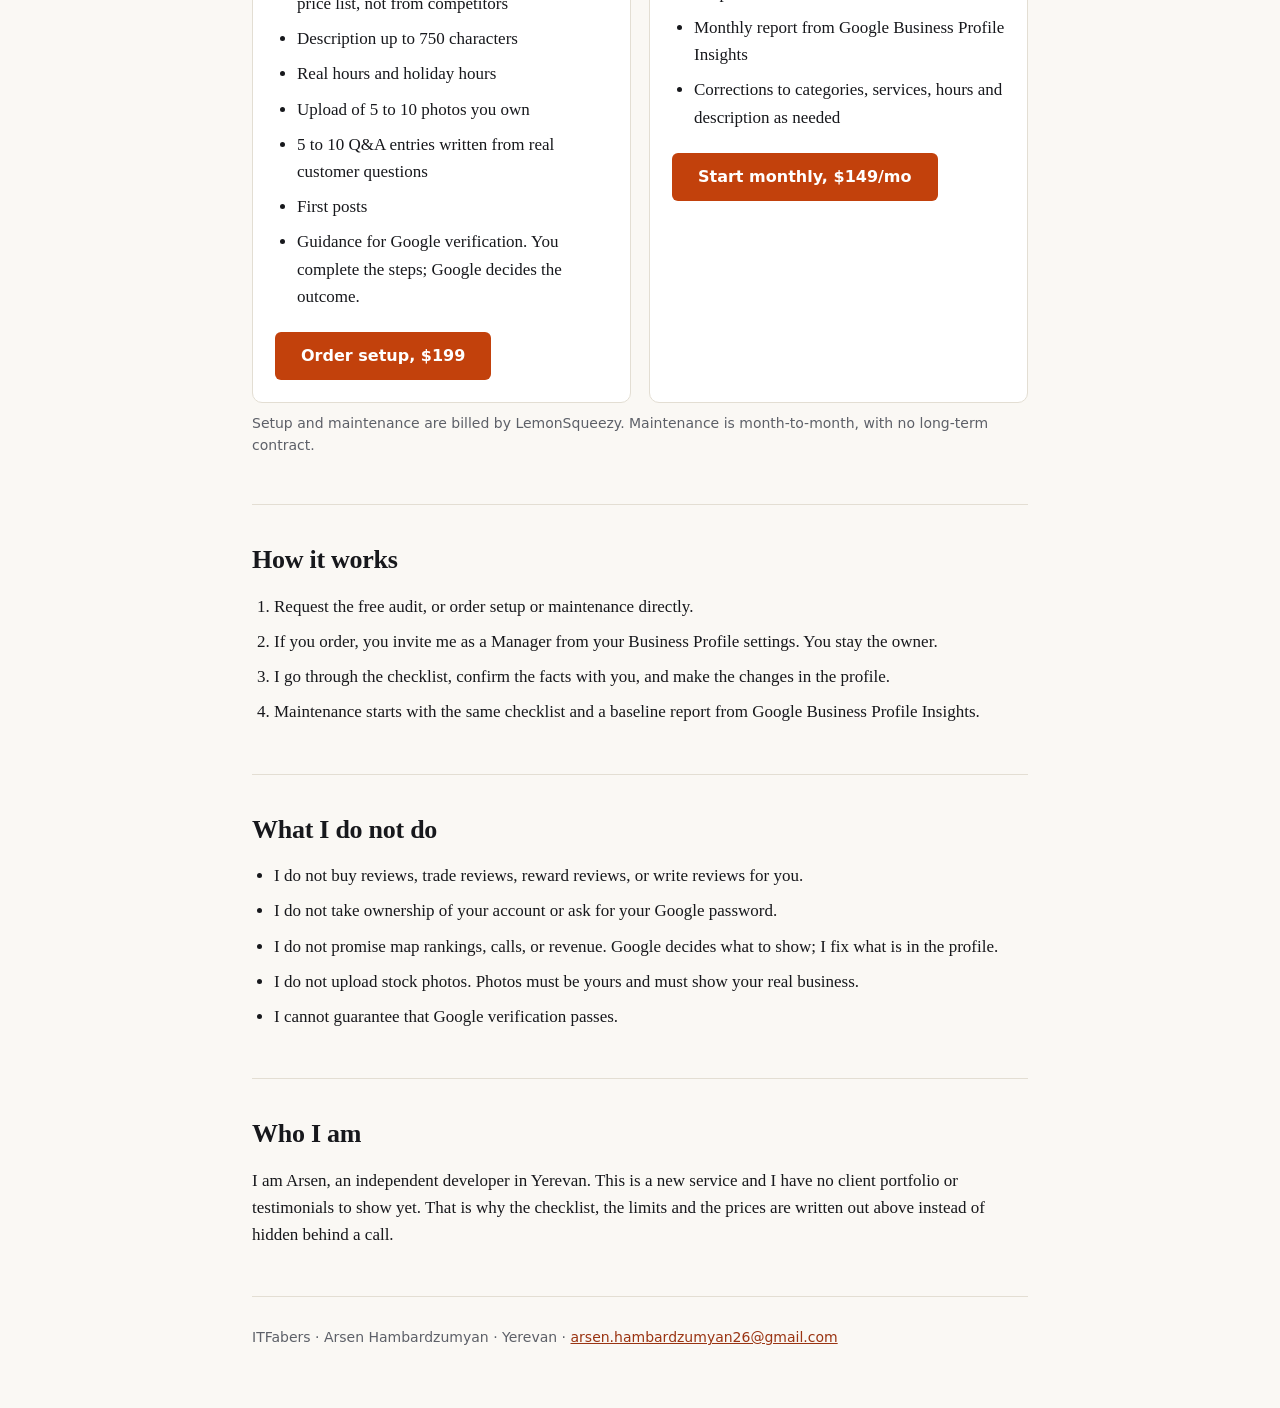
<file: gbp/index.html>
<!doctype html>
<html lang="en">
<head>
<meta charset="utf-8">
<meta name="viewport" content="width=device-width, initial-scale=1">
<title>Google Business Profile setup ($199) and monthly maintenance ($149/mo)</title>
<meta name="description" content="I set up and maintain Google Business Profiles for local businesses. $199 one-time setup, $149/month maintenance. Free profile audit: send your link and get a short list of what is missing. You keep ownership of the account.">
<link rel="canonical" href="https://arsenhambardzumyan.github.io/mvp-lab/gbp/">
<meta property="og:type" content="website">
<meta property="og:title" content="Google Business Profile setup and maintenance">
<meta property="og:description" content="Setup $199 one-time, maintenance $149/month. Free profile audit. You keep ownership of your Google account.">
<meta property="og:url" content="https://arsenhambardzumyan.github.io/mvp-lab/gbp/">
<meta name="twitter:card" content="summary">
<link rel="stylesheet" href="./styles.css">
<script type="application/ld+json">
{
  "@context": "https://schema.org",
  "@type": "Service",
  "name": "Google Business Profile setup and monthly maintenance",
  "serviceType": "Google Business Profile setup and maintenance",
  "description": "Setup and month-to-month maintenance of a Google Business Profile: categories, services, description, hours, photos, posts, Q&A, review responses and a monthly report from Google Business Profile Insights. The client keeps ownership of the account.",
  "provider": {
    "@type": "Person",
    "name": "Arsen Hambardzumyan",
    "email": "arsen.hambardzumyan26@gmail.com",
    "address": {
      "@type": "PostalAddress",
      "addressLocality": "Yerevan",
      "addressCountry": "AM"
    }
  },
  "areaServed": "Worldwide",
  "offers": [
    {
      "@type": "Offer",
      "name": "Google Business Profile setup",
      "description": "One-time setup: categories, services and attributes, description, hours, real photos, initial posts, Q&A, verification guidance.",
      "price": "199",
      "priceCurrency": "USD",
      "url": "https://itfabers.lemonsqueezy.com/checkout/buy/944b385c-6af0-404e-85eb-ff961bdee5a9"
    },
    {
      "@type": "Offer",
      "name": "Google Business Profile monthly maintenance",
      "description": "Monthly maintenance: 1-2 posts per week, new photos, Q&A answers, review responses, profile corrections and a monthly Insights report.",
      "price": "149",
      "priceCurrency": "USD",
      "priceSpecification": {
        "@type": "UnitPriceSpecification",
        "price": "149",
        "priceCurrency": "USD",
        "unitCode": "MON"
      },
      "url": "https://itfabers.lemonsqueezy.com/checkout/buy/4dd8a5cb-719c-41a0-b8d9-503f161b577d"
    }
  ]
}
</script>
<script type="application/ld+json">
{
  "@context": "https://schema.org",
  "@type": "FAQPage",
  "mainEntity": [
    {
      "@type": "Question",
      "name": "Do I have to give you my Google password?",
      "acceptedAnswer": {
        "@type": "Answer",
        "text": "No. You invite me as a Manager from your Business Profile settings. You stay the owner and you can remove the access at any time."
      }
    },
    {
      "@type": "Question",
      "name": "Do you buy, trade or write reviews?",
      "acceptedAnswer": {
        "@type": "Answer",
        "text": "No. I do not buy reviews, offer rewards for reviews, or write reviews. I can answer reviews that already exist."
      }
    },
    {
      "@type": "Question",
      "name": "Do you guarantee more calls, map views or higher rankings?",
      "acceptedAnswer": {
        "@type": "Answer",
        "text": "No. Google decides what to show and where to rank a profile. I fix the information and the settings that are in the profile. I do not promise rankings, calls or revenue."
      }
    },
    {
      "@type": "Question",
      "name": "What do you need from me?",
      "acceptedAnswer": {
        "@type": "Answer",
        "text": "Confirmation of your real services, hours and business details, and real photos that you own. For verification, you complete the steps with Google; I guide you through them."
      }
    },
    {
      "@type": "Question",
      "name": "Can you complete Google verification for me?",
      "acceptedAnswer": {
        "@type": "Answer",
        "text": "Google runs verification and decides the outcome. I guide you through the available method and prepare the profile, but I cannot guarantee that verification passes."
      }
    }
  ]
}
</script>
</head>
<body>
<main class="wrap">
<header>
<div class="tag">For local businesses on Google Search and Maps</div>
<h1>Your Google Business Profile, set up and maintained properly.</h1>
<p class="lead">I am Arsen, an independent developer in Yerevan. I set up and maintain Google Business Profiles for local businesses. You keep ownership of the account and invite me as a Manager. No purchased reviews, no fake posts, no long-term contract.</p>
</header>

<section id="audit">
<h2>Free profile audit</h2>
<p>Send the link to your Google Business Profile. I will reply by email with a short list of what is missing or inconsistent: categories, services, description, hours, photos, Q&amp;A. One profile per business. No account access is needed for the audit.</p>
<form id="audit-form" action="mailto:arsen.hambardzumyan26@gmail.com" method="post" enctype="text/plain">
  <div class="field">
    <label for="business">Business name</label>
    <input id="business" name="business" type="text" autocomplete="organization" required>
  </div>
  <div class="field">
    <label for="person">Your name</label>
    <input id="person" name="person" type="text" autocomplete="name">
  </div>
  <div class="field">
    <label for="email">Email for the reply</label>
    <input id="email" name="email" type="email" autocomplete="email" required>
  </div>
  <div class="field">
    <label for="profile">Google Business Profile link</label>
    <input id="profile" name="profile" type="url" inputmode="url" placeholder="https://maps.app.goo.gl/..." required>
  </div>
  <div class="field">
    <label for="focus">What should I look at?</label>
    <select id="focus" name="focus">
      <option>Everything</option>
      <option>Categories and services</option>
      <option>Description and hours</option>
      <option>Photos</option>
      <option>Reviews and Q&amp;A</option>
      <option>Not sure</option>
    </select>
  </div>
  <div class="field">
    <label for="notes">Anything else? (optional)</label>
    <textarea id="notes" name="notes" rows="3"></textarea>
  </div>
  <div class="actions">
    <button class="cta" type="submit">Request the free audit</button>
    <button class="cta-secondary" type="button" id="copy-request">Copy request instead</button>
  </div>
  <p id="form-status" class="status" role="status" aria-live="polite"></p>
  <p class="small">This form opens your email app with the request filled in. If it does not open, use the copy button or email <a href="mailto:arsen.hambardzumyan26@gmail.com">arsen.hambardzumyan26@gmail.com</a> directly. No account access is requested.</p>
</form>
</section>

<section id="services">
<h2>Services and prices</h2>
<div class="cards">
  <article class="card">
    <h3>Profile setup</h3>
    <p class="price">$199 one-time</p>
    <ul>
      <li>Main category and up to two secondary categories that match what the business actually does</li>
      <li>Services and attributes taken from your real price list, not from competitors</li>
      <li>Description up to 750 characters</li>
      <li>Real hours and holiday hours</li>
      <li>Upload of 5 to 10 photos you own</li>
      <li>5 to 10 Q&amp;A entries written from real customer questions</li>
      <li>First posts</li>
      <li>Guidance for Google verification. You complete the steps; Google decides the outcome.</li>
    </ul>
    <a class="cta" href="https://itfabers.lemonsqueezy.com/checkout/buy/944b385c-6af0-404e-85eb-ff961bdee5a9">Order setup, $199</a>
  </article>
  <article class="card">
    <h3>Monthly maintenance</h3>
    <p class="price">$149/month</p>
    <ul>
      <li>1 to 2 posts per week</li>
      <li>1 to 2 new photos per month that you provide</li>
      <li>Answers to new Q&amp;A within a week</li>
      <li>Responses to new reviews within 48 hours</li>
      <li>Monthly report from Google Business Profile Insights</li>
      <li>Corrections to categories, services, hours and description as needed</li>
    </ul>
    <a class="cta" href="https://itfabers.lemonsqueezy.com/checkout/buy/4dd8a5cb-719c-41a0-b8d9-503f161b577d">Start monthly, $149/mo</a>
  </article>
</div>
<p class="small">Setup and maintenance are billed by LemonSqueezy. Maintenance is month-to-month, with no long-term contract.</p>
</section>

<section>
<h2>How it works</h2>
<ol>
  <li>Request the free audit, or order setup or maintenance directly.</li>
  <li>If you order, you invite me as a Manager from your Business Profile settings. You stay the owner.</li>
  <li>I go through the checklist, confirm the facts with you, and make the changes in the profile.</li>
  <li>Maintenance starts with the same checklist and a baseline report from Google Business Profile Insights.</li>
</ol>
</section>

<section>
<h2>What I do not do</h2>
<ul>
  <li>I do not buy reviews, trade reviews, reward reviews, or write reviews for you.</li>
  <li>I do not take ownership of your account or ask for your Google password.</li>
  <li>I do not promise map rankings, calls, or revenue. Google decides what to show; I fix what is in the profile.</li>
  <li>I do not upload stock photos. Photos must be yours and must show your real business.</li>
  <li>I cannot guarantee that Google verification passes.</li>
</ul>
</section>

<section>
<h2>Who I am</h2>
<p>I am Arsen, an independent developer in Yerevan. This is a new service and I have no client portfolio or testimonials to show yet. That is why the checklist, the limits and the prices are written out above instead of hidden behind a call.</p>
</section>

<footer>
  ITFabers &middot; Arsen Hambardzumyan &middot; Yerevan &middot; <a href="mailto:arsen.hambardzumyan26@gmail.com">arsen.hambardzumyan26@gmail.com</a>
</footer>
</main>
<script>
(function () {
  var form = document.getElementById('audit-form');
  var status = document.getElementById('form-status');
  var copyButton = document.getElementById('copy-request');
  if (!form || !status) return;

  function value(data, name) {
    return (data.get(name) || '').toString().trim();
  }

  function collect() {
    var data = new FormData(form);
    var business = value(data, 'business');
    var replyEmail = value(data, 'email');
    var subject = 'Free GBP audit request — ' + (business || 'my business');
    var lines = [
      'Business name: ' + (business || '—'),
      'Your name: ' + (value(data, 'person') || '—'),
      'Reply email: ' + (replyEmail || '—'),
      'Google Business Profile link: ' + (value(data, 'profile') || '—'),
      'What to look at: ' + (value(data, 'focus') || 'Everything'),
      'Notes: ' + (value(data, 'notes') || '—')
    ];
    try {
      localStorage.setItem('gbp_audit_last', JSON.stringify({
        business: business,
        email: replyEmail,
        profile: value(data, 'profile'),
        focus: value(data, 'focus'),
        at: new Date().toISOString()
      }));
    } catch (err) {
      /* storage can be disabled; the email request still works */
    }
    return { subject: subject, body: lines.join('\n'), replyEmail: replyEmail };
  }

  function say(message) {
    status.className = 'status ok';
    status.textContent = message;
  }

  form.addEventListener('submit', function (event) {
    event.preventDefault();
    if (!form.reportValidity()) return;
    var request = collect();
    say('Request ready in your email app. Send it and I will reply to ' + (request.replyEmail || 'your email') + '.');
    window.location.href = 'mailto:arsen.hambardzumyan26@gmail.com'
      + '?subject=' + encodeURIComponent(request.subject)
      + '&body=' + encodeURIComponent(request.body);
  });

  if (copyButton) {
    copyButton.addEventListener('click', function () {
      if (!form.reportValidity()) return;
      var request = collect();
      var text = 'To: arsen.hambardzumyan26@gmail.com\nSubject: ' + request.subject + '\n\n' + request.body;
      function done() {
        say('Request copied. Paste it into an email to arsen.hambardzumyan26@gmail.com and send it.');
      }
      if (navigator.clipboard && navigator.clipboard.writeText) {
        navigator.clipboard.writeText(text).then(done, fallback);
      } else {
        fallback();
      }
      function fallback() {
        var area = document.createElement('textarea');
        area.value = text;
        area.setAttribute('readonly', '');
        area.style.position = 'fixed';
        area.style.opacity = '0';
        document.body.appendChild(area);
        area.select();
        try { document.execCommand('copy'); } catch (err) { /* ignore */ }
        document.body.removeChild(area);
        done();
      }
    });
  }
})();
</script>
</body>
</html>
</file>
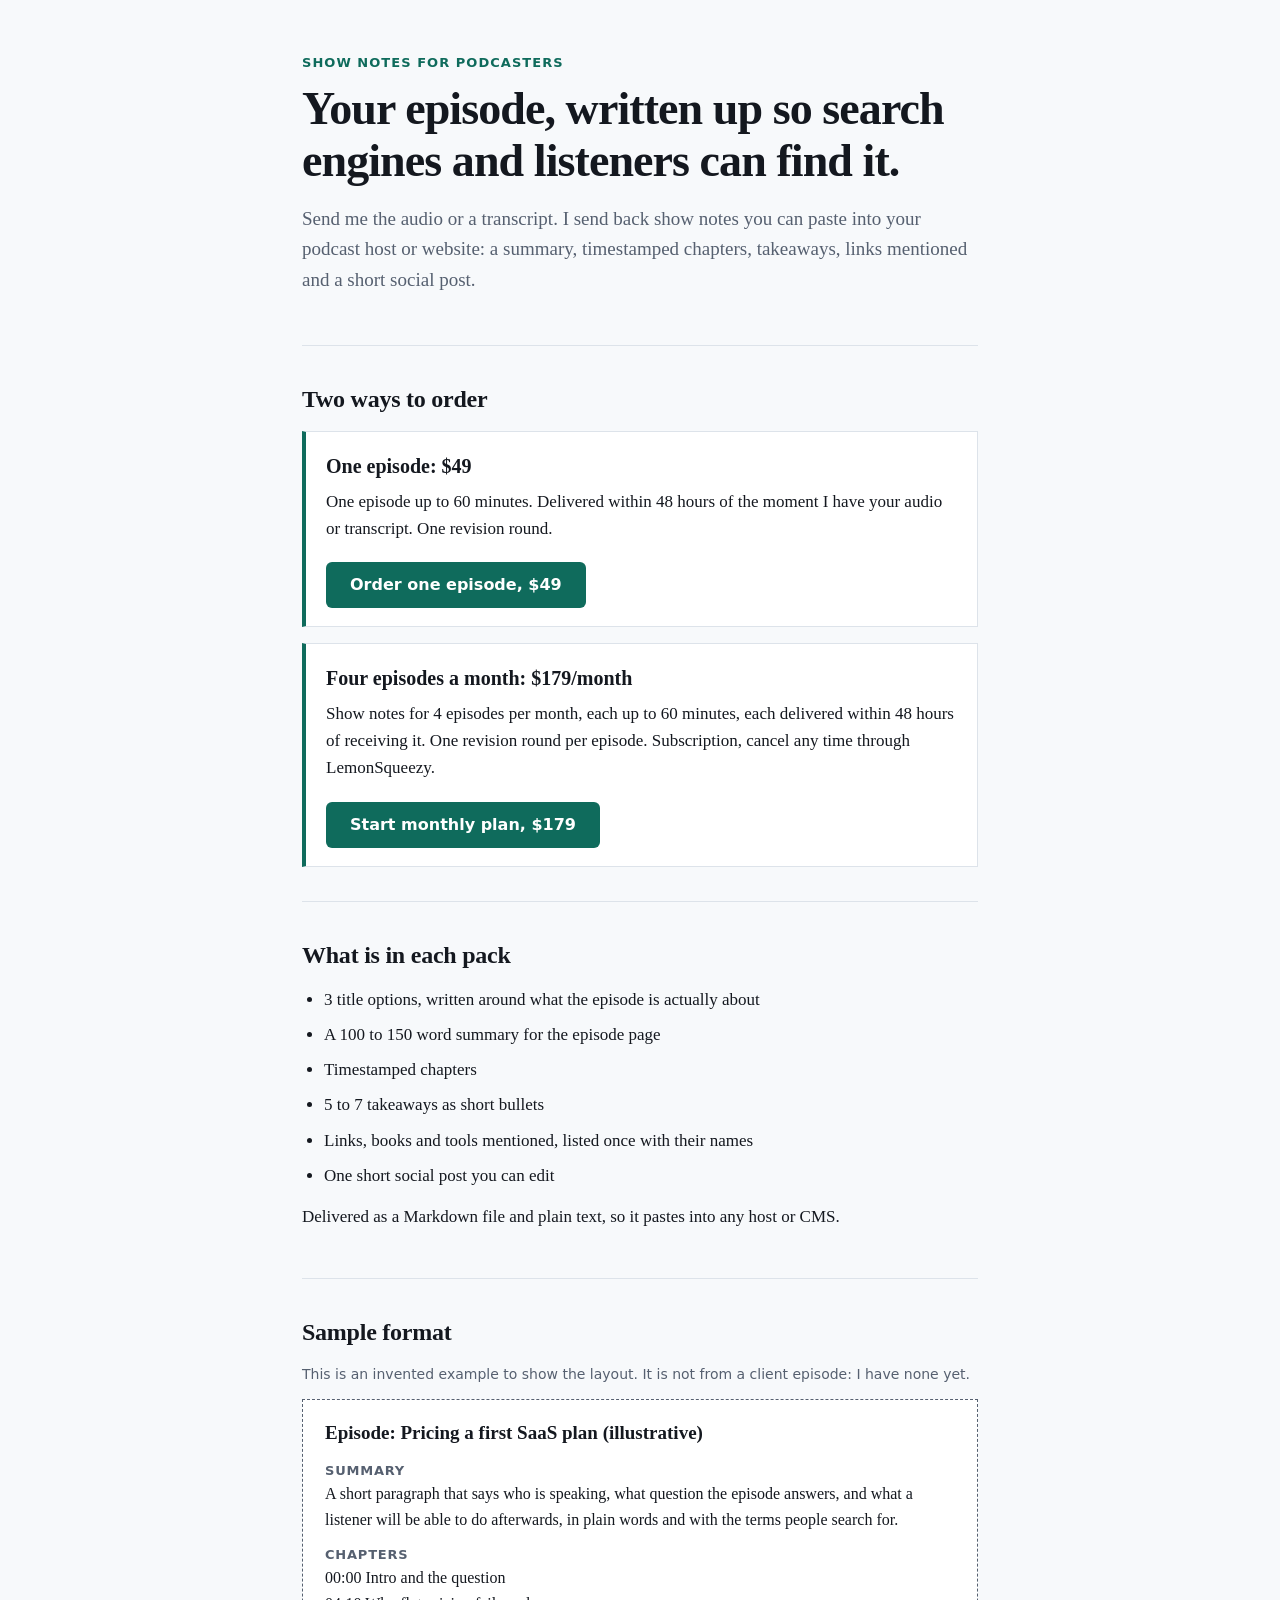
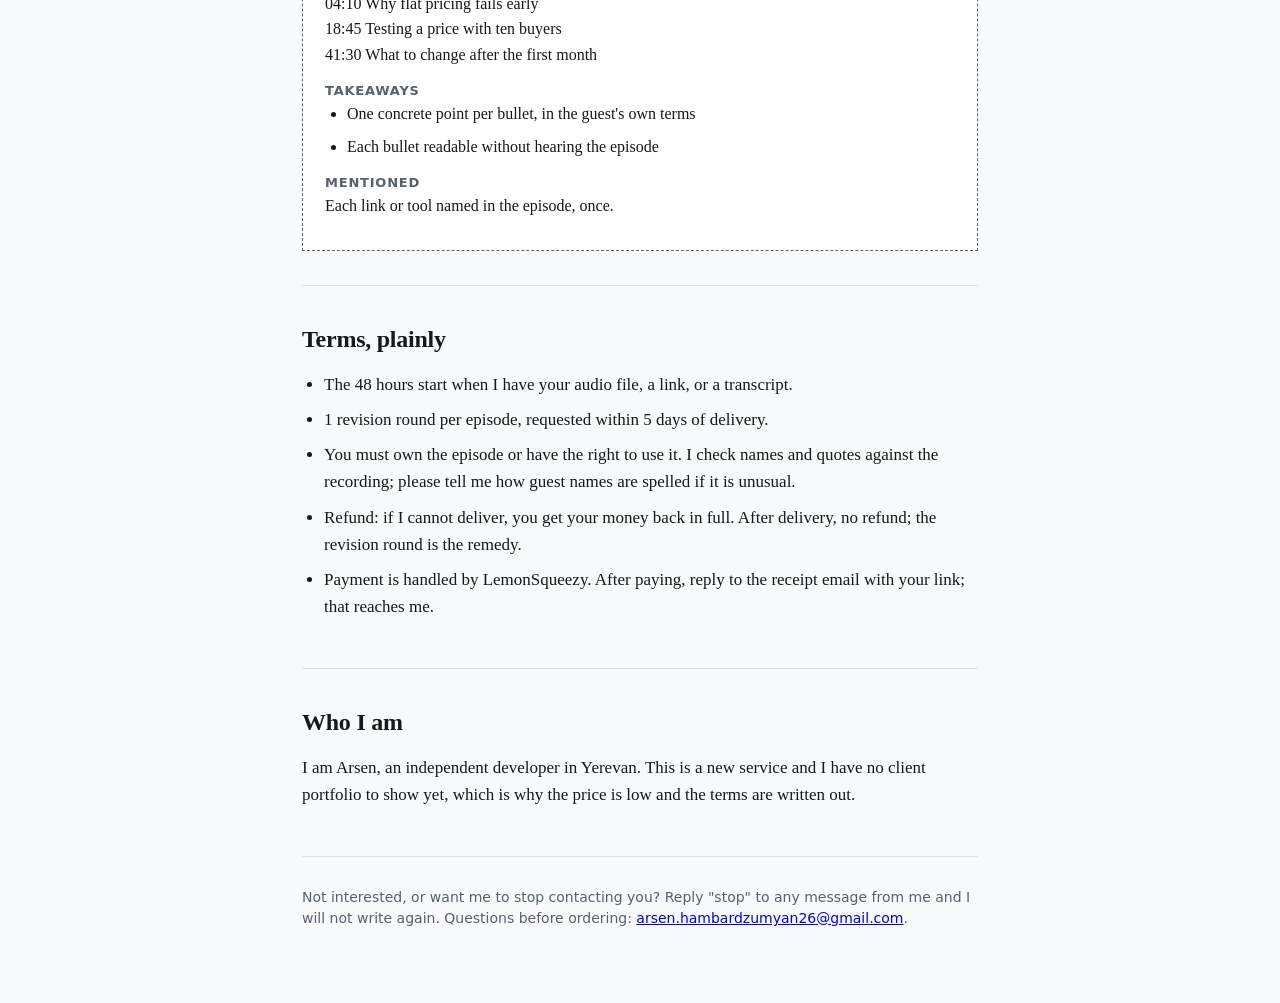
<file: podcast-shownotes/index.html>
<!doctype html>
<html lang="en">
<head>
<meta charset="utf-8">
<meta name="viewport" content="width=device-width, initial-scale=1">
<title>Podcast show notes with chapters and takeaways: $49 per episode, $179 per month</title>
<meta name="description" content="I turn a podcast episode into search-friendly show notes: title options, summary, timestamped chapters, takeaways, links and a social post. $49 per episode (up to 60 min, 48h) or $179/month for 4 episodes.">
<style>
  :root{--bg:#f7f9fb;--ink:#14181f;--muted:#566070;--line:#dde3ea;--accent:#0f6b5c;--panel:#fff}
  *{box-sizing:border-box}
  body{margin:0;background:var(--bg);color:var(--ink);font:17px/1.6 Georgia,"Times New Roman",serif}
  .wrap{max-width:720px;margin:0 auto;padding:0 22px}
  header{padding:56px 0 36px;border-bottom:1px solid var(--line)}
  .tag{font:600 13px/1 system-ui,sans-serif;letter-spacing:.08em;text-transform:uppercase;color:var(--accent)}
  h1{font-size:clamp(32px,6vw,46px);line-height:1.12;margin:14px 0 18px;letter-spacing:-.02em}
  h2{font-size:24px;margin:0 0 12px;letter-spacing:-.01em}
  p{margin:0 0 14px}
  .lead{font-size:19px;color:var(--muted)}
  .cta{display:inline-block;background:var(--accent);color:#fff;text-decoration:none;font:600 16px/1 system-ui,sans-serif;padding:15px 24px;border-radius:6px;margin-top:6px}
  .cta:hover,.cta:focus-visible{background:#0a4d42;outline:3px solid #a7e3d6}
  section{padding:34px 0;border-bottom:1px solid var(--line)}
  ul{padding-left:22px;margin:0 0 14px}
  li{margin-bottom:8px}
  .plans{display:grid;gap:16px}
  .plan{background:var(--panel);border:1px solid var(--line);border-left:4px solid var(--accent);padding:18px 20px}
  .plan h3{margin:0 0 6px;font-size:20px}
  .sample{background:var(--panel);border:1px dashed var(--muted);padding:18px 22px;font-size:16px}
  .sample h3{margin:0 0 8px;font-size:19px}
  .sample h4{margin:16px 0 4px;font:700 13px/1 system-ui,sans-serif;letter-spacing:.06em;text-transform:uppercase;color:var(--muted)}
  .note{font:14px/1.5 system-ui,sans-serif;color:var(--muted)}
  footer{padding:30px 0 60px;color:var(--muted);font:14px/1.5 system-ui,sans-serif}
</style>
</head>
<body>
<main class="wrap">
<header>
<div class="tag">Show notes for podcasters</div>
<h1>Your episode, written up so search engines and listeners can find it.</h1>
<p class="lead">Send me the audio or a transcript. I send back show notes you can paste into your podcast host or website: a summary, timestamped chapters, takeaways, links mentioned and a short social post.</p>
</header>

<section>
<h2>Two ways to order</h2>
<div class="plans">
<div class="plan">
<h3>One episode: $49</h3>
<p>One episode up to 60 minutes. Delivered within 48 hours of the moment I have your audio or transcript. One revision round.</p>
<a class="cta" href="https://itfabers.lemonsqueezy.com/checkout/custom/aaec49a8-d55c-4f52-b199-75577f2cdc6c?signature=fcb17895ec9c05ca1415ecb04be677d5c38de32e0a49883f71a2049408bbaf65">Order one episode, $49</a>
</div>
<div class="plan">
<h3>Four episodes a month: $179/month</h3>
<p>Show notes for 4 episodes per month, each up to 60 minutes, each delivered within 48 hours of receiving it. One revision round per episode. Subscription, cancel any time through LemonSqueezy.</p>
<a class="cta" href="https://itfabers.lemonsqueezy.com/checkout/custom/7a89138c-1253-4647-8b0b-7200be5f3b2b?signature=514c139d0dbd6fa10e4d55a397cb791b8013368e983810d3fece1cf6e05f7458">Start monthly plan, $179</a>
</div>
</div>
</section>

<section>
<h2>What is in each pack</h2>
<ul>
<li>3 title options, written around what the episode is actually about</li>
<li>A 100 to 150 word summary for the episode page</li>
<li>Timestamped chapters</li>
<li>5 to 7 takeaways as short bullets</li>
<li>Links, books and tools mentioned, listed once with their names</li>
<li>One short social post you can edit</li>
</ul>
<p>Delivered as a Markdown file and plain text, so it pastes into any host or CMS.</p>
</section>

<section>
<h2>Sample format</h2>
<p class="note">This is an invented example to show the layout. It is not from a client episode: I have none yet.</p>
<div class="sample">
<h3>Episode: Pricing a first SaaS plan (illustrative)</h3>
<h4>Summary</h4>
<p>A short paragraph that says who is speaking, what question the episode answers, and what a listener will be able to do afterwards, in plain words and with the terms people search for.</p>
<h4>Chapters</h4>
<p>00:00 Intro and the question<br>04:10 Why flat pricing fails early<br>18:45 Testing a price with ten buyers<br>41:30 What to change after the first month</p>
<h4>Takeaways</h4>
<ul>
<li>One concrete point per bullet, in the guest's own terms</li>
<li>Each bullet readable without hearing the episode</li>
</ul>
<h4>Mentioned</h4>
<p>Each link or tool named in the episode, once.</p>
</div>
</section>

<section>
<h2>Terms, plainly</h2>
<ul>
<li>The 48 hours start when I have your audio file, a link, or a transcript.</li>
<li>1 revision round per episode, requested within 5 days of delivery.</li>
<li>You must own the episode or have the right to use it. I check names and quotes against the recording; please tell me how guest names are spelled if it is unusual.</li>
<li>Refund: if I cannot deliver, you get your money back in full. After delivery, no refund; the revision round is the remedy.</li>
<li>Payment is handled by LemonSqueezy. After paying, reply to the receipt email with your link; that reaches me.</li>
</ul>
</section>

<section>
<h2>Who I am</h2>
<p>I am Arsen, an independent developer in Yerevan. This is a new service and I have no client portfolio to show yet, which is why the price is low and the terms are written out.</p>
</section>

<footer>
<p>Not interested, or want me to stop contacting you? Reply "stop" to any message from me and I will not write again. Questions before ordering: <a href="mailto:arsen.hambardzumyan26@gmail.com">arsen.hambardzumyan26@gmail.com</a>.</p>
</footer>
</main>
</body>
</html>
</file>
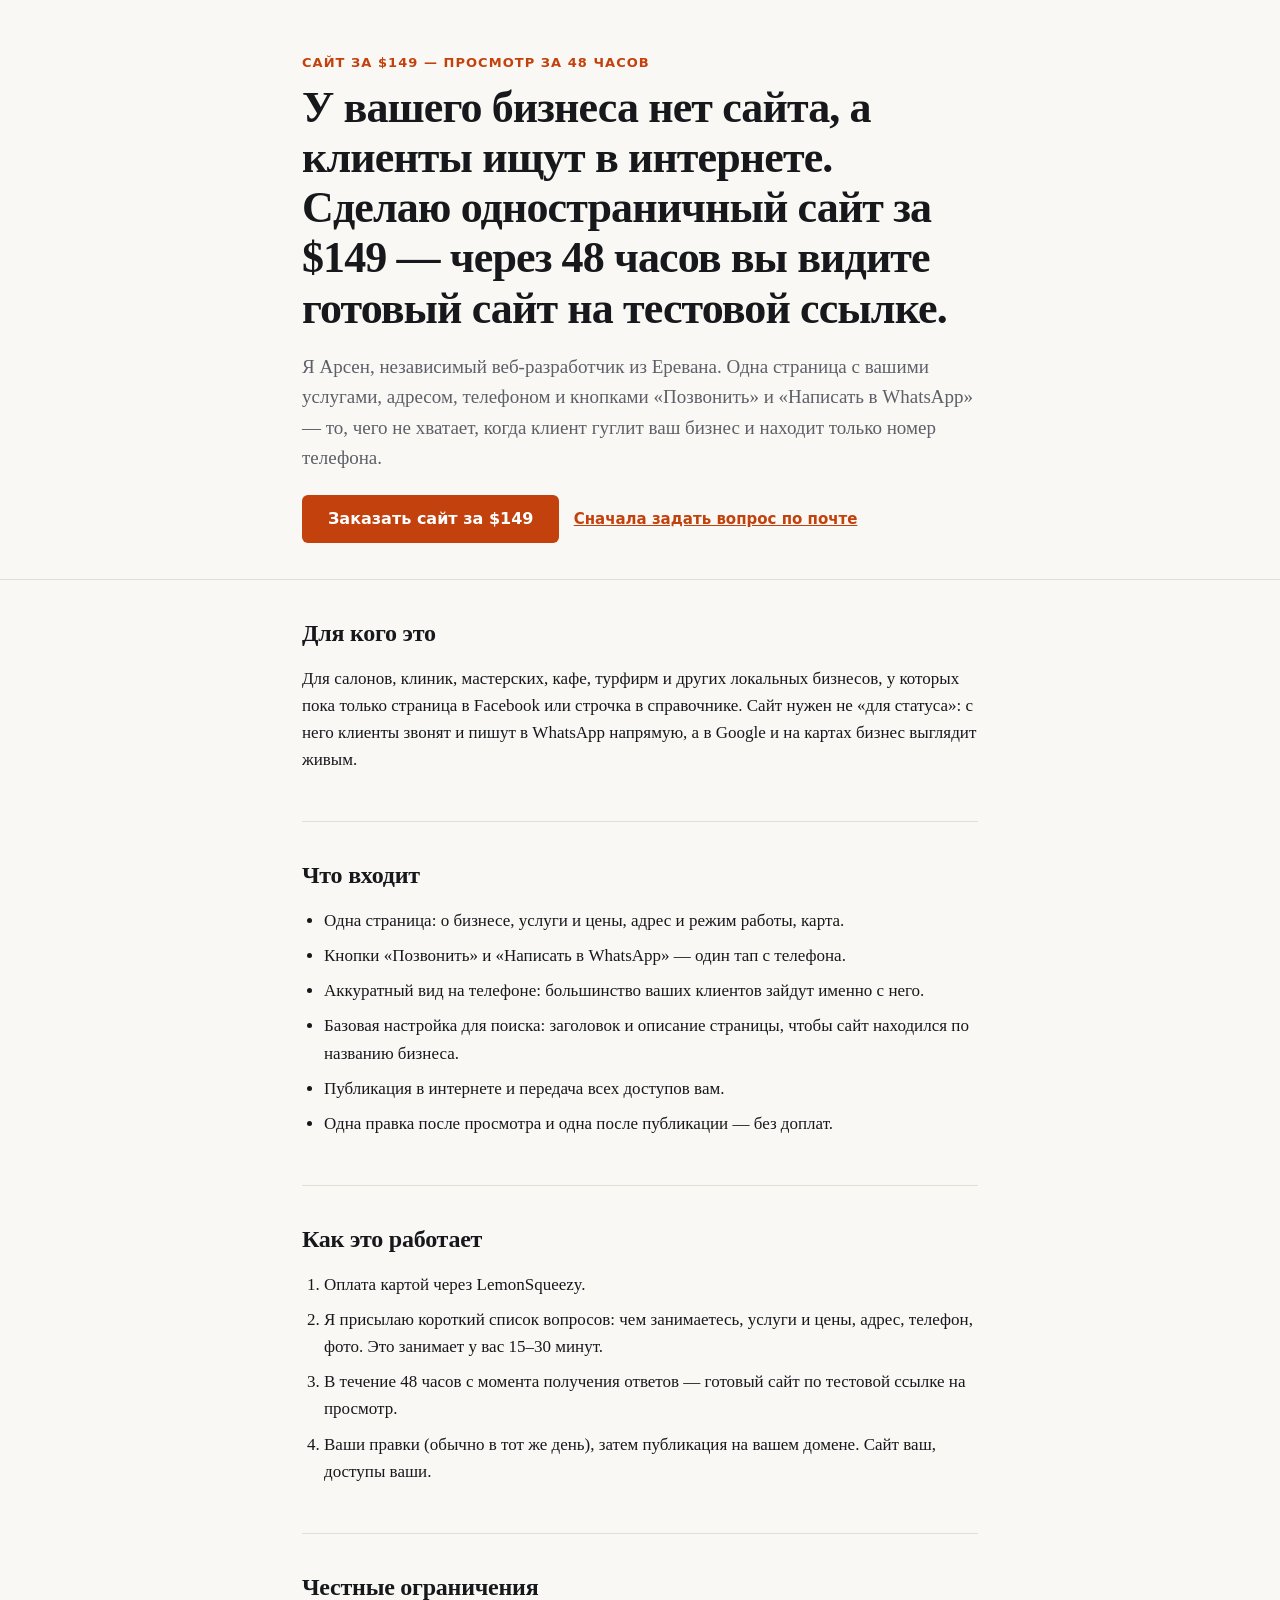
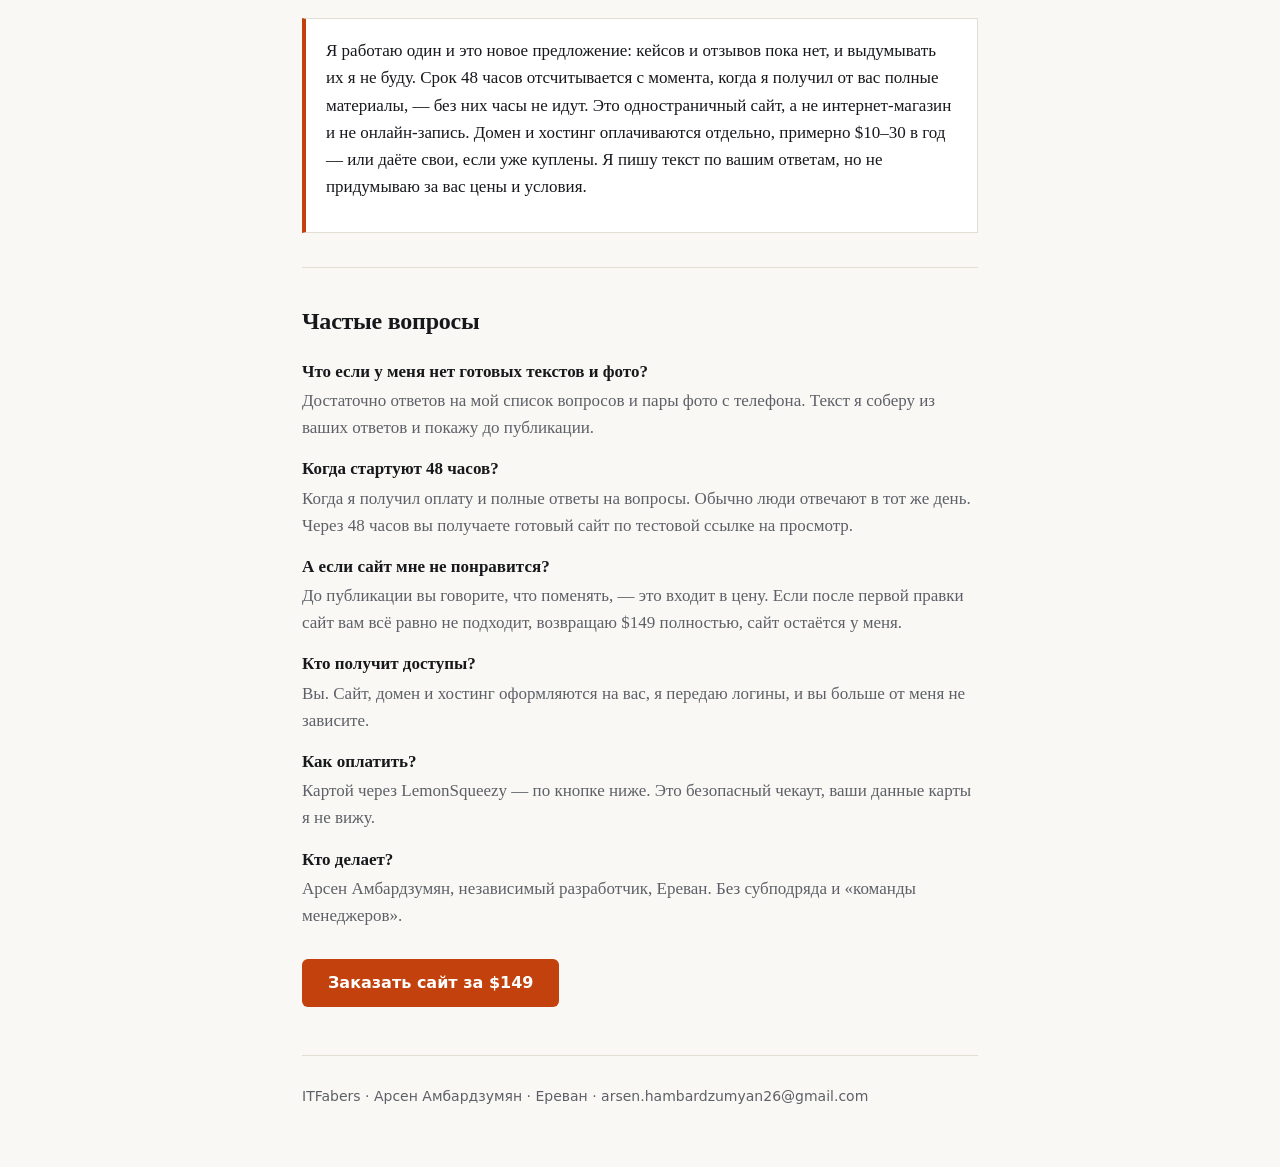
<file: site-48h/index.html>
<!doctype html>
<html lang="ru">
<head>
<meta charset="utf-8">
<meta name="viewport" content="width=device-width, initial-scale=1">
<title>Одностраничный сайт для вашего бизнеса — $149, готовый сайт на просмотр за 48 часов</title>
<meta name="description" content="Одностраничный сайт для бизнеса без сайта: услуги, адрес, телефон, кнопки «Позвонить» и «WhatsApp». Фиксированная цена $149, готовый сайт на просмотр за 48 часов после оплаты и получения материалов.">
<style>
  :root{--bg:#faf8f4;--ink:#17181c;--muted:#5d6068;--line:#e3ded3;--accent:#c2410c;--accent-hover:#9a3412;--focus:#fed7aa;--panel:#fff}
  *{box-sizing:border-box}
  body{margin:0;background:var(--bg);color:var(--ink);font:17px/1.6 Georgia,"Times New Roman",serif}
  .wrap{max-width:720px;margin:0 auto;padding:0 22px}
  header{padding:56px 0 36px;border-bottom:1px solid var(--line)}
  .tag{font:600 13px/1 system-ui,sans-serif;letter-spacing:.08em;text-transform:uppercase;color:var(--accent)}
  h1{font-size:clamp(30px,6vw,44px);line-height:1.14;margin:14px 0 18px;letter-spacing:-.02em}
  h2{font-size:24px;margin:0 0 12px;letter-spacing:-.01em}
  p{margin:0 0 14px}
  .lead{font-size:19px;color:var(--muted)}
  .cta{display:inline-block;background:var(--accent);color:#fff;text-decoration:none;font:600 16px/1 system-ui,sans-serif;padding:16px 26px;border-radius:6px;margin-top:8px;min-height:48px}
  .cta:hover,.cta:focus-visible{background:var(--accent-hover);outline:3px solid var(--focus)}
  .cta-ghost{display:inline-block;color:var(--accent);text-decoration:underline;font:600 15px/1 system-ui,sans-serif;padding:15px 10px;margin-top:8px;min-height:44px}
  .cta-ghost:hover,.cta-ghost:focus-visible{outline:3px solid var(--focus)}
  section{padding:34px 0;border-bottom:1px solid var(--line)}
  ul,ol{padding-left:22px;margin:0 0 14px}
  li{margin-bottom:8px}
  .box{background:var(--panel);border:1px solid var(--line);border-left:4px solid var(--accent);padding:18px 20px}
  dt{font-weight:700;margin-top:14px}
  dd{margin:2px 0 0;color:var(--muted)}
  footer{padding:30px 0 60px;color:var(--muted);font:14px/1.5 system-ui,sans-serif}
</style>
</head>
<body>
<header><div class="wrap">
  <div class="tag">Сайт за $149 — просмотр за 48 часов</div>
  <h1>У вашего бизнеса нет сайта, а клиенты ищут в интернете. Сделаю одностраничный сайт за $149 — через 48 часов вы видите готовый сайт на тестовой ссылке.</h1>
  <p class="lead">Я Арсен, независимый веб-разработчик из Еревана. Одна страница с вашими услугами, адресом, телефоном и кнопками «Позвонить» и «Написать в WhatsApp» — то, чего не хватает, когда клиент гуглит ваш бизнес и находит только номер телефона.</p>
  <a class="cta" href="https://itfabers.lemonsqueezy.com/checkout/custom/68ebed6b-ec3e-4bce-896c-5884011ee84a?signature=01d04ce7637174ba11dbf2521899ee6cbaa2325762105a25eb700703bcd03009">Заказать сайт за $149</a>
  <a class="cta-ghost" href="mailto:arsen.hambardzumyan26@gmail.com">Сначала задать вопрос по почте</a>
</div></header>
<main class="wrap">
<section>
  <h2>Для кого это</h2>
  <p>Для салонов, клиник, мастерских, кафе, турфирм и других локальных бизнесов, у которых пока только страница в Facebook или строчка в справочнике. Сайт нужен не «для статуса»: с него клиенты звонят и пишут в WhatsApp напрямую, а в Google и на картах бизнес выглядит живым.</p>
</section>
<section>
  <h2>Что входит</h2>
  <ul>
    <li>Одна страница: о бизнесе, услуги и цены, адрес и режим работы, карта.</li>
    <li>Кнопки «Позвонить» и «Написать в WhatsApp» — один тап с телефона.</li>
    <li>Аккуратный вид на телефоне: большинство ваших клиентов зайдут именно с него.</li>
    <li>Базовая настройка для поиска: заголовок и описание страницы, чтобы сайт находился по названию бизнеса.</li>
    <li>Публикация в интернете и передача всех доступов вам.</li>
    <li>Одна правка после просмотра и одна после публикации — без доплат.</li>
  </ul>
</section>
<section>
  <h2>Как это работает</h2>
  <ol>
    <li>Оплата картой через LemonSqueezy.</li>
    <li>Я присылаю короткий список вопросов: чем занимаетесь, услуги и цены, адрес, телефон, фото. Это занимает у вас 15–30 минут.</li>
    <li>В течение 48 часов с момента получения ответов — готовый сайт по тестовой ссылке на просмотр.</li>
    <li>Ваши правки (обычно в тот же день), затем публикация на вашем домене. Сайт ваш, доступы ваши.</li>
  </ol>
</section>
<section>
  <h2>Честные ограничения</h2>
  <div class="box">
    <p>Я работаю один и это новое предложение: кейсов и отзывов пока нет, и выдумывать их я не буду. Срок 48 часов отсчитывается с момента, когда я получил от вас полные материалы, — без них часы не идут. Это одностраничный сайт, а не интернет-магазин и не онлайн-запись. Домен и хостинг оплачиваются отдельно, примерно $10–30 в год — или даёте свои, если уже куплены. Я пишу текст по вашим ответам, но не придумываю за вас цены и условия.</p>
  </div>
</section>
<section>
  <h2>Частые вопросы</h2>
  <dl>
    <dt>Что если у меня нет готовых текстов и фото?</dt><dd>Достаточно ответов на мой список вопросов и пары фото с телефона. Текст я соберу из ваших ответов и покажу до публикации.</dd>
    <dt>Когда стартуют 48 часов?</dt><dd>Когда я получил оплату и полные ответы на вопросы. Обычно люди отвечают в тот же день. Через 48 часов вы получаете готовый сайт по тестовой ссылке на просмотр.</dd>
    <dt>А если сайт мне не понравится?</dt><dd>До публикации вы говорите, что поменять, — это входит в цену. Если после первой правки сайт вам всё равно не подходит, возвращаю $149 полностью, сайт остаётся у меня.</dd>
    <dt>Кто получит доступы?</dt><dd>Вы. Сайт, домен и хостинг оформляются на вас, я передаю логины, и вы больше от меня не зависите.</dd>
    <dt>Как оплатить?</dt><dd>Картой через LemonSqueezy — по кнопке ниже. Это безопасный чекаут, ваши данные карты я не вижу.</dd>
    <dt>Кто делает?</dt><dd>Арсен Амбардзумян, независимый разработчик, Ереван. Без субподряда и «команды менеджеров».</dd>
  </dl>
  <p style="margin-top:22px"><a class="cta" href="https://itfabers.lemonsqueezy.com/checkout/custom/68ebed6b-ec3e-4bce-896c-5884011ee84a?signature=01d04ce7637174ba11dbf2521899ee6cbaa2325762105a25eb700703bcd03009">Заказать сайт за $149</a></p>
</section>
</main>
<footer><div class="wrap">ITFabers · Арсен Амбардзумян · Ереван · arsen.hambardzumyan26@gmail.com</div></footer>
</body>
</html>
</file>
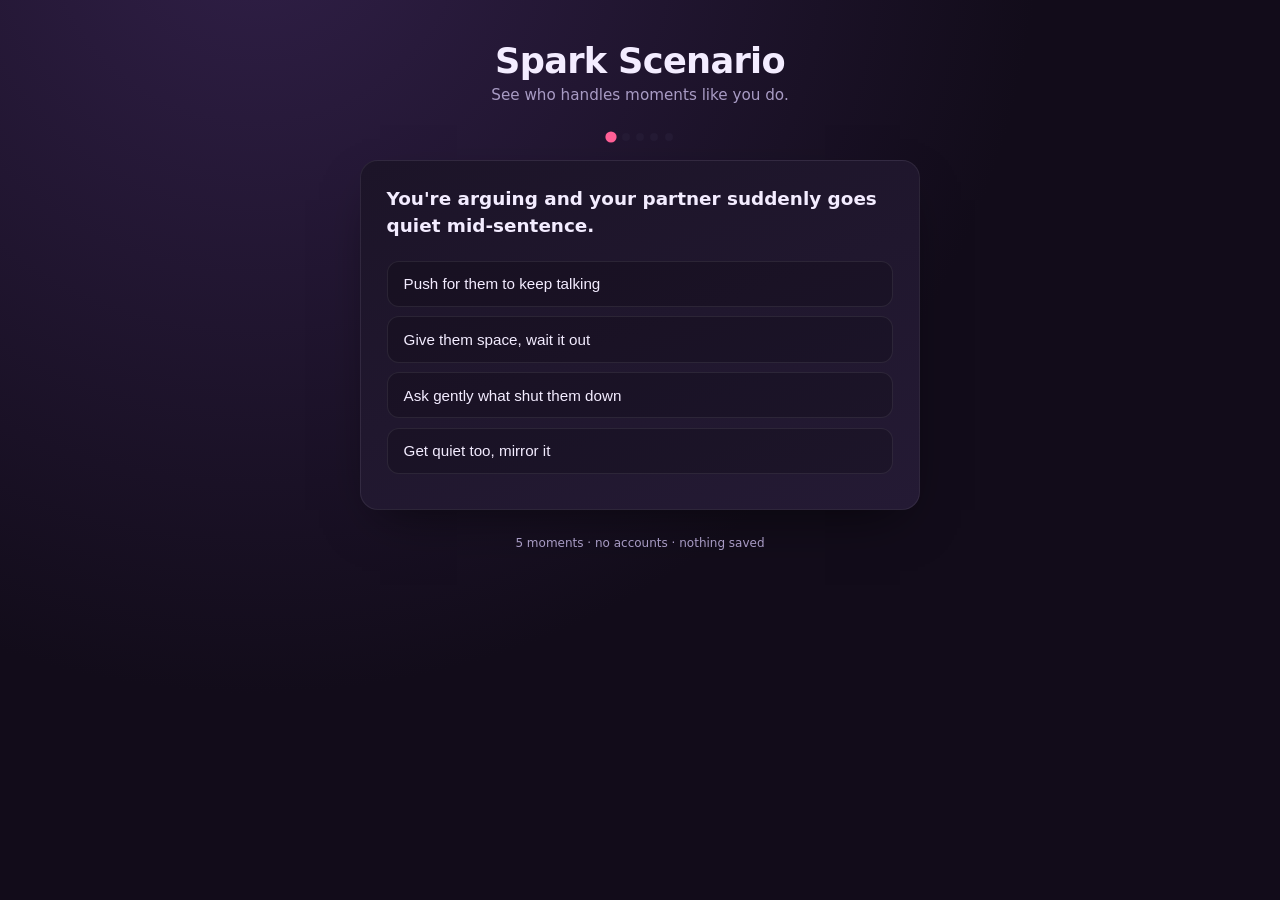
<file: spark-scenario/index.html>
<!doctype html>
<html lang="en">
<head>
<meta charset="UTF-8">
<meta name="viewport" content="width=device-width, initial-scale=1.0">
<title>Spark Scenario</title>
<style>
  :root{
    --bg:#120c1a; --surface:#1c1428; --surface2:#241a34;
    --text:#f3ecff; --muted:#a89bc4; --accent:#ff5f96; --accent2:#ffb37a;
    --good:#5eead4; --bad:#5a4b73;
    --radius:18px; --dur:220ms; --ease:cubic-bezier(.16,1,.3,1);
  }
  *{box-sizing:border-box}
  body{margin:0;background:radial-gradient(circle at 20% -10%,#301f47,var(--bg) 55%);
    color:var(--text);font-family:'Avenir Next',ui-sans-serif,system-ui,sans-serif;
    min-height:100vh;display:flex;justify-content:center;padding:2.5rem 1.2rem}
  main{width:100%;max-width:560px}
  header{text-align:center;margin-bottom:1.8rem}
  h1{font-size:clamp(1.6rem,5vw,2.2rem);margin:0 0 .3rem;letter-spacing:-.02em}
  header p{color:var(--muted);margin:0;font-size:.95rem}
  .dots{display:flex;gap:.4rem;justify-content:center;margin:1.2rem 0}
  .dot{width:8px;height:8px;border-radius:50%;background:var(--surface2);transition:transform var(--dur) var(--ease),background var(--dur)}
  .dot.done{background:var(--good)}
  .dot.active{background:var(--accent);transform:scale(1.4)}
  .card{background:linear-gradient(160deg,var(--surface),var(--surface2));border-radius:var(--radius);
    padding:1.6rem;box-shadow:0 20px 50px -20px rgba(0,0,0,.6);border:1px solid #ffffff12;
    animation:rise var(--dur) var(--ease)}
  @keyframes rise{from{opacity:0;transform:translateY(10px)}to{opacity:1;transform:translateY(0)}}
  .scenario{font-size:1.15rem;line-height:1.45;margin:0 0 1.3rem;font-weight:600}
  .opt{display:block;width:100%;text-align:left;background:#00000030;border:1px solid #ffffff14;
    color:var(--text);padding:.85rem 1rem;border-radius:12px;margin-bottom:.6rem;font-size:.95rem;
    cursor:pointer;transition:transform var(--dur) var(--ease),background var(--dur),border-color var(--dur)}
  .opt:hover{background:#ffffff10;border-color:var(--accent);transform:translateX(4px)}
  .opt:active{transform:scale(.98)}
  .grid{display:grid;grid-template-columns:repeat(auto-fill,minmax(140px,1fr));gap:.9rem;margin-top:1rem}
  .profile{background:var(--surface);border:1px solid #ffffff14;border-radius:16px;padding:1.1rem .8rem;
    text-align:center;cursor:pointer;transition:transform var(--dur) var(--ease),border-color var(--dur)}
  .profile:hover{transform:translateY(-4px);border-color:var(--accent2)}
  .avatar{font-size:2rem;line-height:1;margin-bottom:.4rem}
  .pname{font-weight:700;font-size:.95rem}
  .ptag{color:var(--muted);font-size:.75rem;margin-top:.2rem}
  .backBtn{background:none;border:none;color:var(--muted);cursor:pointer;font-size:.9rem;margin-bottom:1rem;padding:0}
  .backBtn:hover{color:var(--accent2)}
  .matchHead{text-align:center;margin-bottom:1.2rem}
  .matchPct{font-size:2.6rem;font-weight:800;background:linear-gradient(90deg,var(--accent),var(--accent2));
    -webkit-background-clip:text;background-clip:text;color:transparent}
  .row{display:flex;gap:.7rem;padding:.8rem 0;border-bottom:1px solid #ffffff10;align-items:flex-start}
  .row:last-child{border-bottom:none}
  .mark{flex-shrink:0;width:26px;height:26px;border-radius:50%;display:flex;align-items:center;justify-content:center;
    font-size:.8rem;font-weight:800;margin-top:.15rem}
  .mark.yes{background:var(--good);color:#08201c}
  .mark.no{background:var(--bad);color:#f3ecff}
  .rowBody small{display:block;color:var(--muted);margin-bottom:.15rem}
  .rowBody .you{color:var(--accent2)}
  .rowBody .them{color:var(--text)}
  footer{text-align:center;color:var(--muted);font-size:.75rem;margin-top:1.6rem}
</style>
</head>
<body>
<main>
  <header>
    <h1>Spark Scenario</h1>
    <p>See who handles moments like you do.</p>
  </header>
  <div id="app"></div>
  <footer>5 moments · no accounts · nothing saved</footer>
</main>
<script>
const scenarios = [
  { text:"You're arguing and your partner suddenly goes quiet mid-sentence.",
    options:["Push for them to keep talking","Give them space, wait it out","Ask gently what shut them down","Get quiet too, mirror it"] },
  { text:"You made plans, but your partner cancels last minute — again.",
    options:["Say it's fine, let it go","Ask what's really going on","Feel hurt, pull back a little","Make new plans without them"] },
  { text:"Your partner gets great news before telling anyone — you hear it third-hand.",
    options:["Feel a sting, bring it up later","Shrug it off, not a big deal","Ask directly why you weren't first","Celebrate anyway, timing doesn't matter"] },
  { text:"It's 1am, you're both exhausted, and a small thing turns into a real fight.",
    options:["Push to resolve it right now","Call a truce, revisit tomorrow","Say something you'll regret","Go quiet, give it a night"] },
  { text:"Your partner surprises you with a gift that's slightly... off.",
    options:["Fake enthusiasm, spare their feelings","Be honest but gentle about it","Genuinely love it, effort is everything","Joke about it to soften the moment"] },
];
const profiles = [
  { name:"Maya", emoji:"🌙", answers:[1,2,0,3,1] },
  { name:"Theo", emoji:"🔥", answers:[0,2,1,3,0] },
  { name:"Ren",  emoji:"🌿", answers:[1,1,0,3,2] },
  { name:"Ivy",  emoji:"⚡", answers:[2,0,3,1,1] },
  { name:"Sol",  emoji:"🌊", answers:[1,1,0,3,1] },
  { name:"Nova", emoji:"✨", answers:[3,2,1,0,2] },
];

let step = 0;
const userAnswers = [];
const app = document.getElementById('app');

function esc(s){ const d=document.createElement('div'); d.textContent=s; return d.innerHTML; }

function renderQuiz(){
  const s = scenarios[step];
  const dots = scenarios.map((_,i)=>{
    const cls = i<step?'dot done':(i===step?'dot active':'dot');
    return `<span class="${cls}"></span>`;
  }).join('');
  app.innerHTML = `
    <div class="dots">${dots}</div>
    <div class="card" id="qcard">
      <p class="scenario">${esc(s.text)}</p>
      ${s.options.map((o,i)=>`<button class="opt" data-i="${i}">${esc(o)}</button>`).join('')}
    </div>`;
  app.querySelectorAll('.opt').forEach(btn=>{
    btn.addEventListener('click', ()=>{
      userAnswers.push(Number(btn.dataset.i));
      step++;
      step < scenarios.length ? renderQuiz() : renderResults();
    });
  });
}

function renderResults(){
  app.innerHTML = `
    <p style="text-align:center;color:var(--muted);margin-bottom:1rem">
      Your answers are locked in. Tap someone to reveal your Spark Scenario.
    </p>
    <div class="grid" id="grid"></div>`;
  const grid = document.getElementById('grid');
  profiles.forEach((p,idx)=>{
    const matches = p.answers.filter((a,i)=>a===userAnswers[i]).length;
    const div = document.createElement('div');
    div.className = 'profile';
    div.innerHTML = `<div class="avatar">${p.emoji}</div><div class="pname">${esc(p.name)}</div><div class="ptag">${matches}/5 shared instincts</div>`;
    div.addEventListener('click', ()=>renderDetail(idx));
    grid.appendChild(div);
  });
}

function renderDetail(idx){
  const p = profiles[idx];
  const matches = p.answers.filter((a,i)=>a===userAnswers[i]).length;
  const pct = Math.round((matches/scenarios.length)*100);
  const rows = scenarios.map((s,i)=>{
    const hit = p.answers[i]===userAnswers[i];
    return `<div class="row">
      <div class="mark ${hit?'yes':'no'}">${hit?'✓':'✕'}</div>
      <div class="rowBody">
        <small>${esc(s.text)}</small>
        <span class="you">You: ${esc(s.options[userAnswers[i]])}</span><br>
        <span class="them">${esc(p.name)}: ${esc(s.options[p.answers[i]])}</span>
      </div>
    </div>`;
  }).join('');
  app.innerHTML = `
    <button class="backBtn" id="back">← all profiles</button>
    <div class="matchHead">
      <div class="avatar" style="font-size:2.6rem">${p.emoji}</div>
      <div class="matchPct">${pct}%</div>
      <div style="color:var(--muted)">matched instincts with ${esc(p.name)}</div>
    </div>
    <div class="card">${rows}</div>`;
  document.getElementById('back').addEventListener('click', renderResults);
}

renderQuiz();
</script>
</body>
</html>
</file>
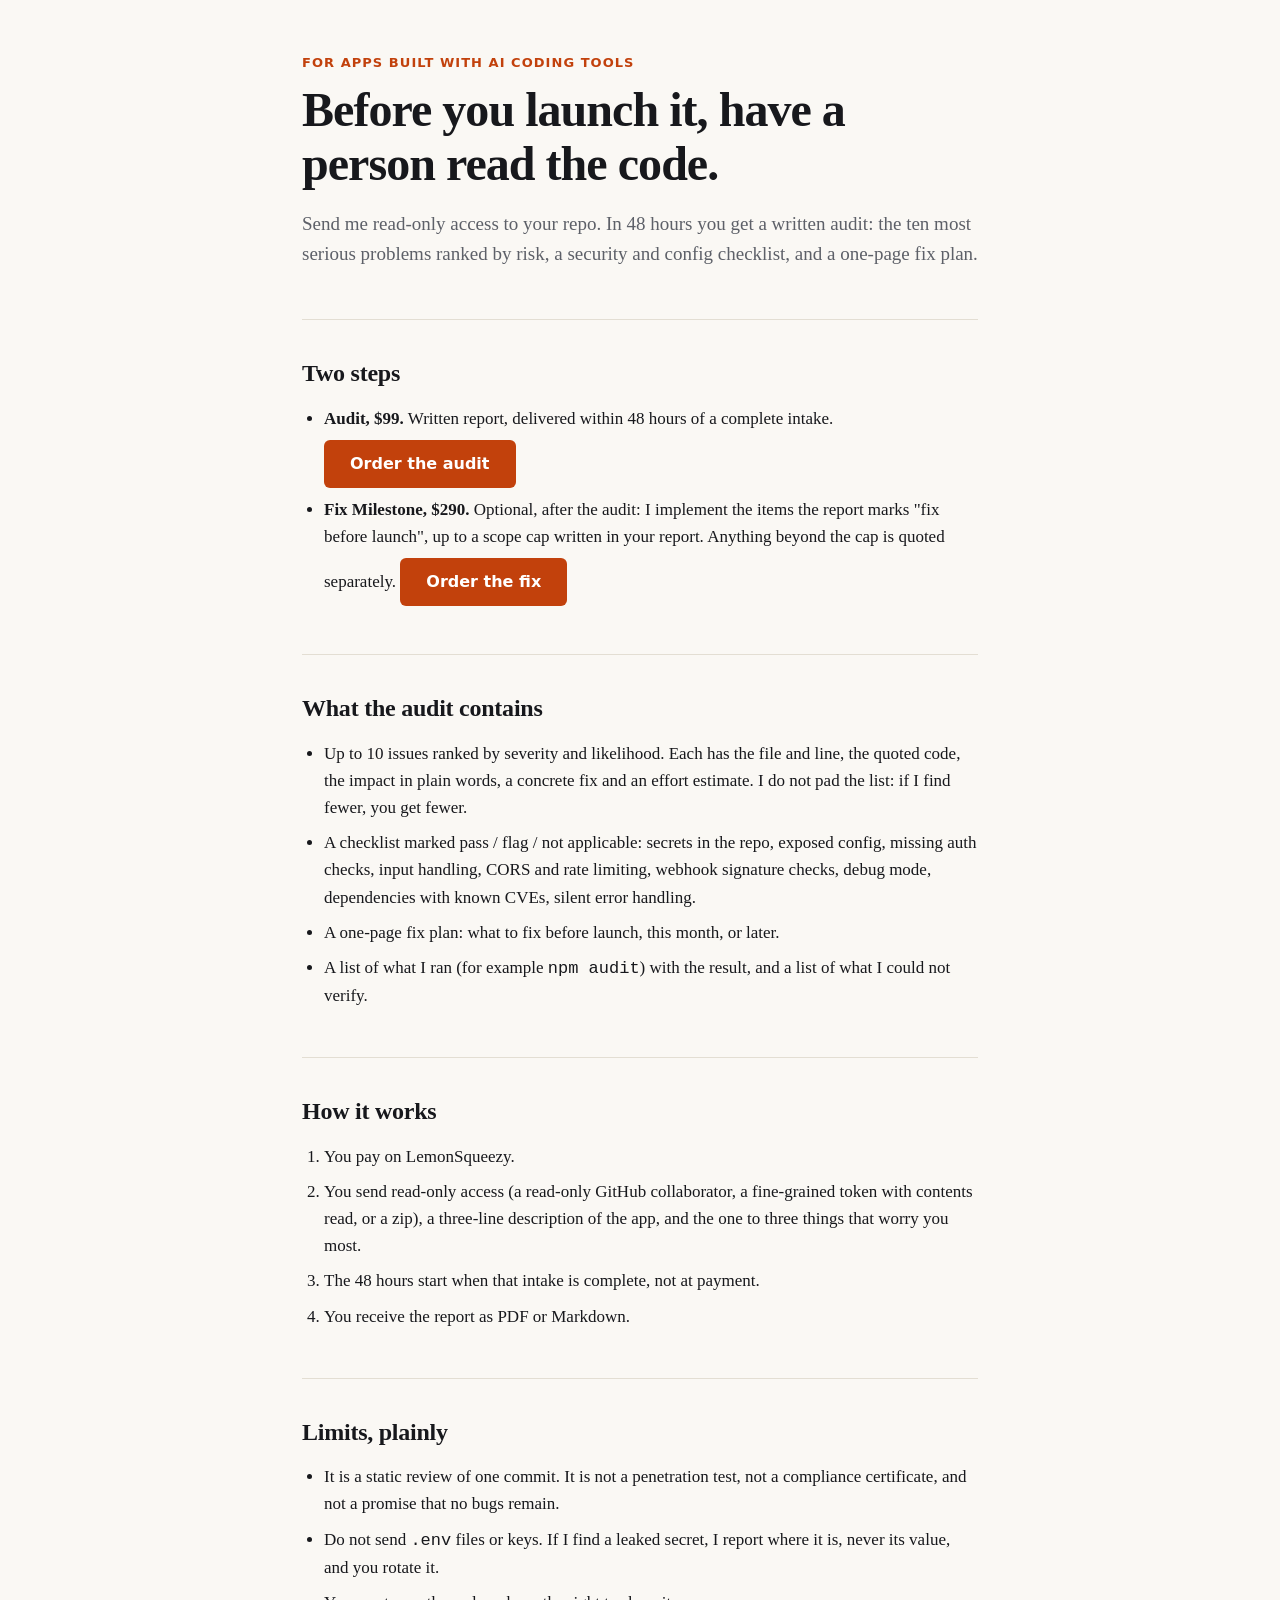
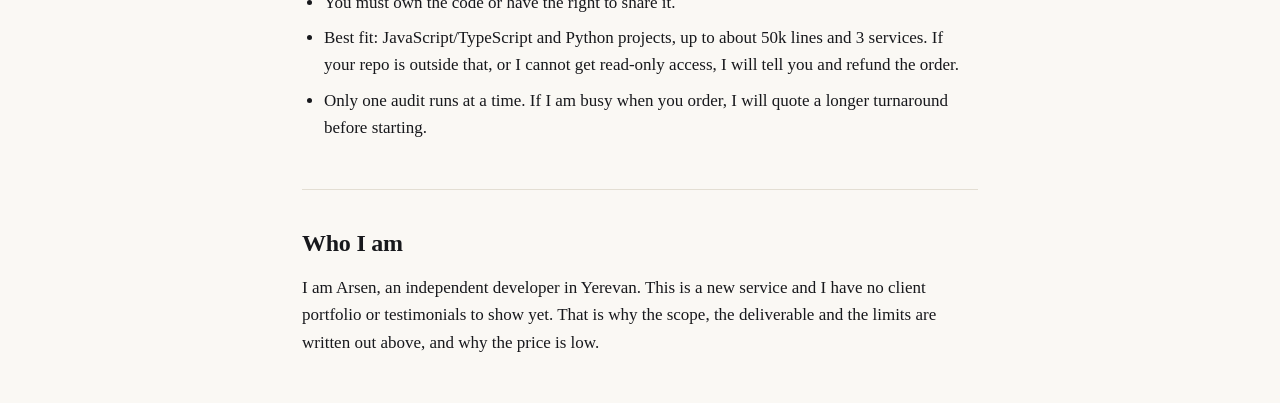
<file: vibe-code-rescue/index.html>
<!doctype html>
<html lang="en">
<head>
<meta charset="utf-8">
<meta name="viewport" content="width=device-width, initial-scale=1">
<title>Vibe-Code Rescue: written code audit in 48h for $99, fixes for $290</title>
<meta name="description" content="Built your app with an AI coding tool? I review the repo read-only and send a risk-ranked audit with a one-page fix plan in 48 hours. $99. Optional fixes: $290.">
<style>
  :root{--bg:#faf8f4;--ink:#17181c;--muted:#5d6068;--line:#e3ded3;--accent:#c2410c;--panel:#fff}
  *{box-sizing:border-box}
  body{margin:0;background:var(--bg);color:var(--ink);font:17px/1.6 Georgia,"Times New Roman",serif}
  .wrap{max-width:720px;margin:0 auto;padding:0 22px}
  header{padding:56px 0 36px;border-bottom:1px solid var(--line)}
  .tag{font:600 13px/1 system-ui,sans-serif;letter-spacing:.08em;text-transform:uppercase;color:var(--accent)}
  h1{font-size:clamp(32px,6vw,48px);line-height:1.12;margin:14px 0 18px;letter-spacing:-.02em}
  h2{font-size:24px;margin:0 0 12px;letter-spacing:-.01em}
  p{margin:0 0 14px}
  .lead{font-size:19px;color:var(--muted)}
  .cta{display:inline-block;background:var(--accent);color:#fff;text-decoration:none;font:600 16px/1 system-ui,sans-serif;padding:16px 26px;border-radius:6px;margin-top:8px}
  .cta:hover,.cta:focus-visible{background:#9a3412;outline:3px solid #fed7aa}
  section{padding:34px 0;border-bottom:1px solid var(--line)}
  ul,ol{padding-left:22px;margin:0 0 14px}
  li{margin-bottom:8px}
  footer{padding:30px 0 60px;color:var(--muted);font:14px/1.5 system-ui,sans-serif}
</style>
</head>
<body>
<main class="wrap">
<header>
<div class="tag">For apps built with AI coding tools</div>
<h1>Before you launch it, have a person read the code.</h1>
<p class="lead">Send me read-only access to your repo. In 48 hours you get a written audit: the ten most serious problems ranked by risk, a security and config checklist, and a one-page fix plan.</p>
</header>
<section>
<h2>Two steps</h2>
<ul>
<li><strong>Audit, $99.</strong> Written report, delivered within 48 hours of a complete intake. <a class="cta" href="https://itfabers.lemonsqueezy.com/checkout/custom/ef48d155-0a9a-4250-81f7-215339aef061?signature=af1709f0d221c1a89cf0630f57a86bd4343f6a79eb72552f851bd54dc20a359e">Order the audit</a></li>
<li><strong>Fix Milestone, $290.</strong> Optional, after the audit: I implement the items the report marks "fix before launch", up to a scope cap written in your report. Anything beyond the cap is quoted separately. <a class="cta" href="https://itfabers.lemonsqueezy.com/checkout/custom/9cacfa54-a7e7-44a0-a859-fdce5a456701?signature=f15b5e8960319e5ff1bcaac9f69b76433bc39844a3383f9b4bd25ab523fe1c4a">Order the fix</a></li>
</ul>
</section>
<section>
<h2>What the audit contains</h2>
<ul>
<li>Up to 10 issues ranked by severity and likelihood. Each has the file and line, the quoted code, the impact in plain words, a concrete fix and an effort estimate. I do not pad the list: if I find fewer, you get fewer.</li>
<li>A checklist marked pass / flag / not applicable: secrets in the repo, exposed config, missing auth checks, input handling, CORS and rate limiting, webhook signature checks, debug mode, dependencies with known CVEs, silent error handling.</li>
<li>A one-page fix plan: what to fix before launch, this month, or later.</li>
<li>A list of what I ran (for example <code>npm audit</code>) with the result, and a list of what I could not verify.</li>
</ul>
</section>
<section>
<h2>How it works</h2>
<ol>
<li>You pay on LemonSqueezy.</li>
<li>You send read-only access (a read-only GitHub collaborator, a fine-grained token with contents read, or a zip), a three-line description of the app, and the one to three things that worry you most.</li>
<li>The 48 hours start when that intake is complete, not at payment.</li>
<li>You receive the report as PDF or Markdown.</li>
</ol>
</section>
<section>
<h2>Limits, plainly</h2>
<ul>
<li>It is a static review of one commit. It is not a penetration test, not a compliance certificate, and not a promise that no bugs remain.</li>
<li>Do not send <code>.env</code> files or keys. If I find a leaked secret, I report where it is, never its value, and you rotate it.</li>
<li>You must own the code or have the right to share it.</li>
<li>Best fit: JavaScript/TypeScript and Python projects, up to about 50k lines and 3 services. If your repo is outside that, or I cannot get read-only access, I will tell you and refund the order.</li>
<li>Only one audit runs at a time. If I am busy when you order, I will quote a longer turnaround before starting.</li>
</ul>
</section>
<section>
<h2>Who I am</h2>
<p>I am Arsen, an independent developer in Yerevan. This is a new service and I have no client portfolio or testimonials to show yet. That is why the scope, the deliverable and the limits are written out above, and why the price is low.</p>
</section>
</main>
</body>
</html>
</file>
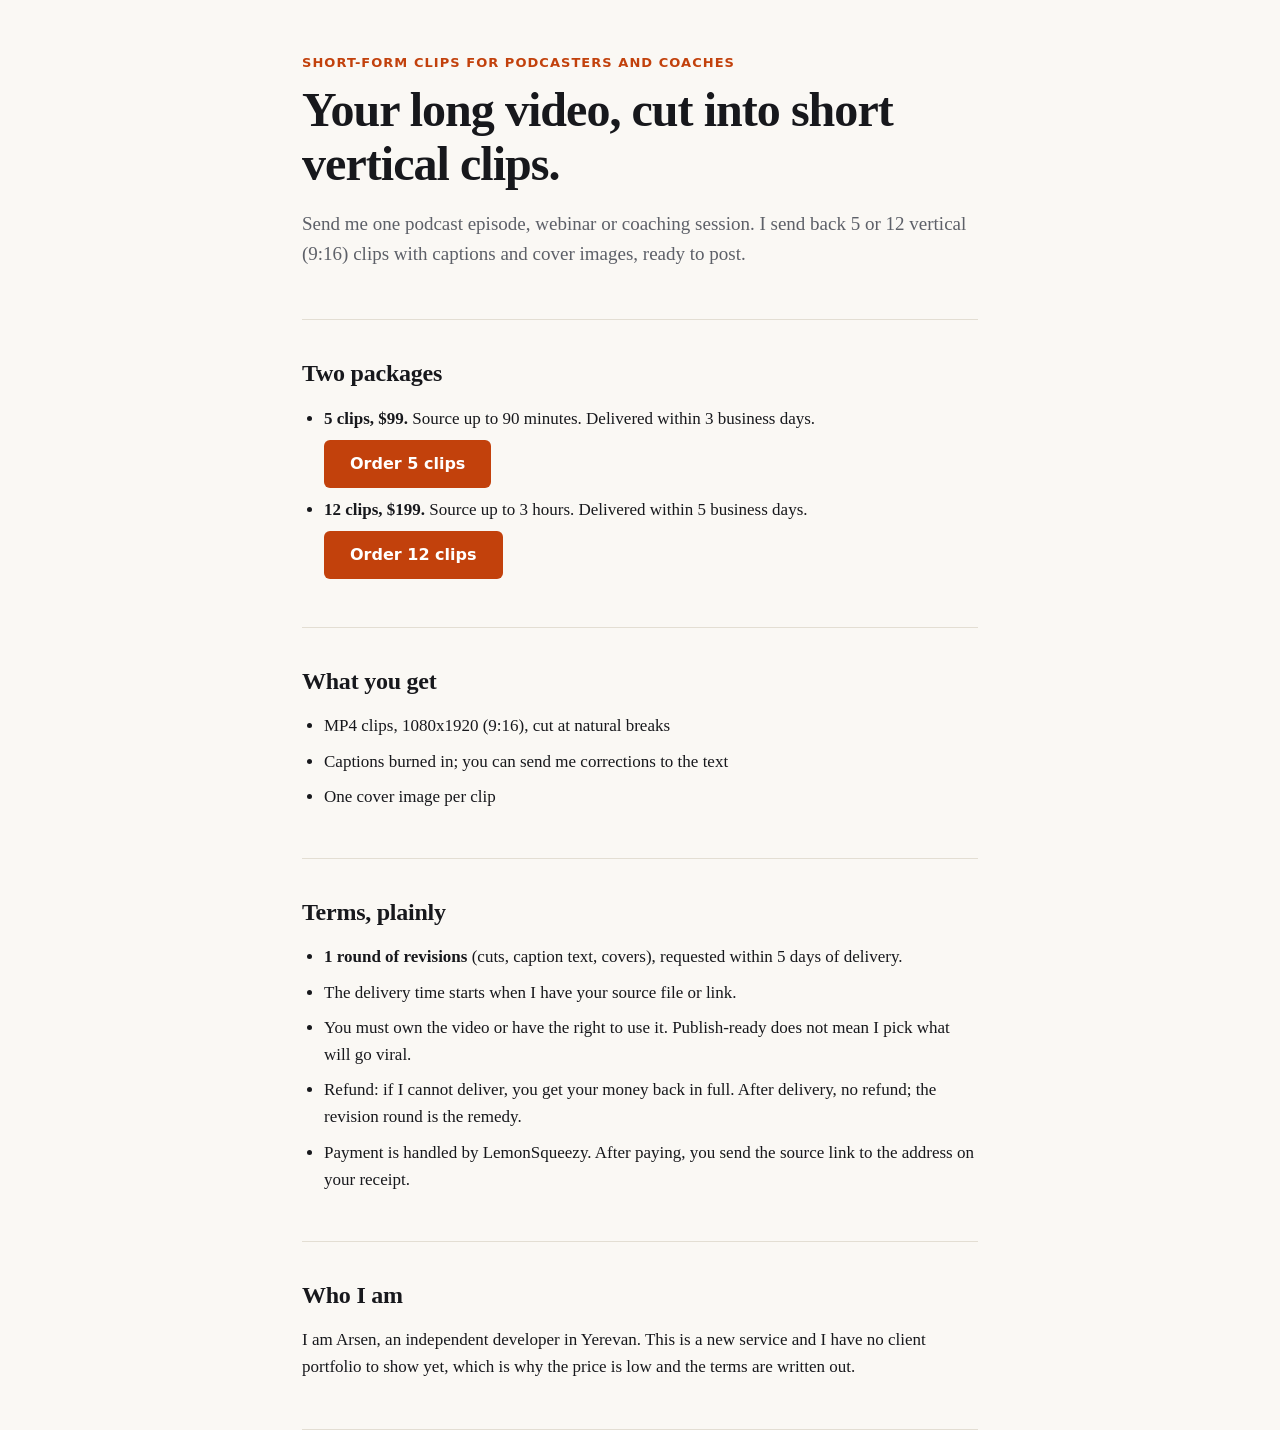
<file: video-clips/index.html>
<!doctype html>
<html lang="en">
<head>
<meta charset="utf-8">
<meta name="viewport" content="width=device-width, initial-scale=1">
<title>Short vertical clips from your podcast or webinar: 5 for $99, 12 for $199</title>
<meta name="description" content="I cut 5 or 12 vertical 9:16 clips with captions and covers from your long video. $99 / $199, 1 revision round, delivered in 3-5 business days.">
<style>
  :root{--bg:#faf8f4;--ink:#17181c;--muted:#5d6068;--line:#e3ded3;--accent:#c2410c;--panel:#fff}
  *{box-sizing:border-box}
  body{margin:0;background:var(--bg);color:var(--ink);font:17px/1.6 Georgia,"Times New Roman",serif}
  .wrap{max-width:720px;margin:0 auto;padding:0 22px}
  header{padding:56px 0 36px;border-bottom:1px solid var(--line)}
  .tag{font:600 13px/1 system-ui,sans-serif;letter-spacing:.08em;text-transform:uppercase;color:var(--accent)}
  h1{font-size:clamp(32px,6vw,48px);line-height:1.12;margin:14px 0 18px;letter-spacing:-.02em}
  h2{font-size:24px;margin:0 0 12px;letter-spacing:-.01em}
  p{margin:0 0 14px}
  .lead{font-size:19px;color:var(--muted)}
  .cta{display:inline-block;background:var(--accent);color:#fff;text-decoration:none;font:600 16px/1 system-ui,sans-serif;padding:16px 26px;border-radius:6px;margin-top:8px}
  .cta:hover,.cta:focus-visible{background:#9a3412;outline:3px solid #fed7aa}
  section{padding:34px 0;border-bottom:1px solid var(--line)}
  ul,ol{padding-left:22px;margin:0 0 14px}
  li{margin-bottom:8px}
  .box{background:var(--panel);border:1px solid var(--line);border-left:4px solid var(--accent);padding:18px 20px}
  dt{font-weight:700;margin-top:14px}
  dd{margin:2px 0 0;color:var(--muted)}
  footer{padding:30px 0 60px;color:var(--muted);font:14px/1.5 system-ui,sans-serif}
</style>
</head>
<body>
<main class="wrap">
<header>
<div class="tag">Short-form clips for podcasters and coaches</div>
<h1>Your long video, cut into short vertical clips.</h1>
<p class="lead">Send me one podcast episode, webinar or coaching session. I send back 5 or 12 vertical (9:16) clips with captions and cover images, ready to post.</p>
</header>
<section>
<h2>Two packages</h2>
<ul>
<li><strong>5 clips, $99.</strong> Source up to 90 minutes. Delivered within 3 business days. <a class="cta" href="https://itfabers.lemonsqueezy.com/checkout/custom/f4ffa81e-c0df-4566-97a0-f495e496e89a?signature=d3ee136bce88d5c2f89d440cb94ff7af6bb713036166cf05efe45d3c044a856d">Order 5 clips</a></li>
<li><strong>12 clips, $199.</strong> Source up to 3 hours. Delivered within 5 business days. <a class="cta" href="https://itfabers.lemonsqueezy.com/checkout/custom/d7c98e9d-12eb-4983-91d7-11758ee27522?signature=e9a46473e1b6cb1b7d883a59bba813f45286cc381f7dc1d4a8d9b59a236d2488">Order 12 clips</a></li>
</ul>
</section>
<section>
<h2>What you get</h2>
<ul>
<li>MP4 clips, 1080x1920 (9:16), cut at natural breaks</li>
<li>Captions burned in; you can send me corrections to the text</li>
<li>One cover image per clip</li>
</ul>
</section>
<section>
<h2>Terms, plainly</h2>
<ul>
<li><strong>1 round of revisions</strong> (cuts, caption text, covers), requested within 5 days of delivery.</li>
<li>The delivery time starts when I have your source file or link.</li>
<li>You must own the video or have the right to use it. Publish-ready does not mean I pick what will go viral.</li>
<li>Refund: if I cannot deliver, you get your money back in full. After delivery, no refund; the revision round is the remedy.</li>
<li>Payment is handled by LemonSqueezy. After paying, you send the source link to the address on your receipt.</li>
</ul>
</section>
<section>
<h2>Who I am</h2>
<p>I am Arsen, an independent developer in Yerevan. This is a new service and I have no client portfolio to show yet, which is why the price is low and the terms are written out.</p>
</section>
</main>
</body>
</html>
</file>
<file: gbp/styles.css>
:root {
  --bg: #faf8f4;
  --ink: #17181c;
  --muted: #5d6068;
  --line: #e3ded3;
  --accent: #c2410c;
  --accent-dark: #9a3412;
  --panel: #fff;
  --ok: #166534;
}
* { box-sizing: border-box; }
html { scroll-behavior: smooth; }
body {
  margin: 0;
  background: var(--bg);
  color: var(--ink);
  font: 17px/1.6 Georgia, "Times New Roman", serif;
}
.wrap { max-width: 820px; margin: 0 auto; padding: 0 22px; }
header { padding: 56px 0 36px; border-bottom: 1px solid var(--line); }
.tag {
  font: 600 13px/1 system-ui, sans-serif;
  letter-spacing: .08em;
  text-transform: uppercase;
  color: var(--accent);
}
h1 {
  font-size: clamp(32px, 6vw, 48px);
  line-height: 1.12;
  margin: 14px 0 18px;
  letter-spacing: -.02em;
}
h2 { font-size: 26px; margin: 0 0 12px; letter-spacing: -.01em; }
h3 { font-size: 21px; margin: 0 0 4px; }
p { margin: 0 0 14px; }
a { color: var(--accent-dark); }
.lead { font-size: 19px; color: var(--muted); }
section { padding: 34px 0; border-bottom: 1px solid var(--line); }
ul, ol { padding-left: 22px; margin: 0 0 14px; }
li { margin-bottom: 8px; }
.cta {
  display: inline-block;
  background: var(--accent);
  color: #fff;
  border: 0;
  cursor: pointer;
  text-decoration: none;
  font: 600 16px/1 system-ui, sans-serif;
  padding: 16px 26px;
  border-radius: 6px;
  margin-top: 8px;
}
.cta:hover, .cta:focus-visible { background: var(--accent-dark); outline: 3px solid #fed7aa; }
.actions { display: flex; flex-wrap: wrap; gap: 10px; align-items: center; }
.cta-secondary {
  display: inline-block;
  background: transparent;
  color: var(--accent-dark);
  border: 1px solid var(--accent);
  cursor: pointer;
  font: 600 15px/1 system-ui, sans-serif;
  padding: 15px 18px;
  border-radius: 6px;
  margin-top: 8px;
}
.cta-secondary:hover, .cta-secondary:focus-visible { background: #fff1e8; outline: 3px solid #fed7aa; }
.cards { display: grid; grid-template-columns: 1fr 1fr; gap: 18px; margin: 18px 0 10px; }
.card {
  background: var(--panel);
  border: 1px solid var(--line);
  border-radius: 10px;
  padding: 22px;
}
.card ul { margin-top: 12px; }
.price { font: 700 22px/1.2 system-ui, sans-serif; color: var(--accent-dark); margin: 0 0 6px; }
.small { font: 14px/1.55 system-ui, sans-serif; color: var(--muted); }
.field { margin-bottom: 14px; }
label { display: block; font: 600 14px/1.4 system-ui, sans-serif; margin-bottom: 5px; }
input, select, textarea {
  width: 100%;
  padding: 11px 12px;
  border: 1px solid #c9c2b4;
  border-radius: 6px;
  background: #fff;
  color: var(--ink);
  font: 16px/1.4 system-ui, sans-serif;
}
input:focus, select:focus, textarea:focus { outline: 3px solid #fed7aa; border-color: var(--accent); }
textarea { resize: vertical; }
.status { font: 15px/1.5 system-ui, sans-serif; margin: 12px 0 4px; min-height: 1.4em; }
.status.ok { color: var(--ok); }
footer {
  padding: 30px 0 60px;
  color: var(--muted);
  font: 14px/1.5 system-ui, sans-serif;
}
@media (max-width: 680px) {
  .cards { grid-template-columns: 1fr; }
  header { padding-top: 40px; }
}
@media (prefers-reduced-motion: reduce) {
  html { scroll-behavior: auto; }
}
</file>
